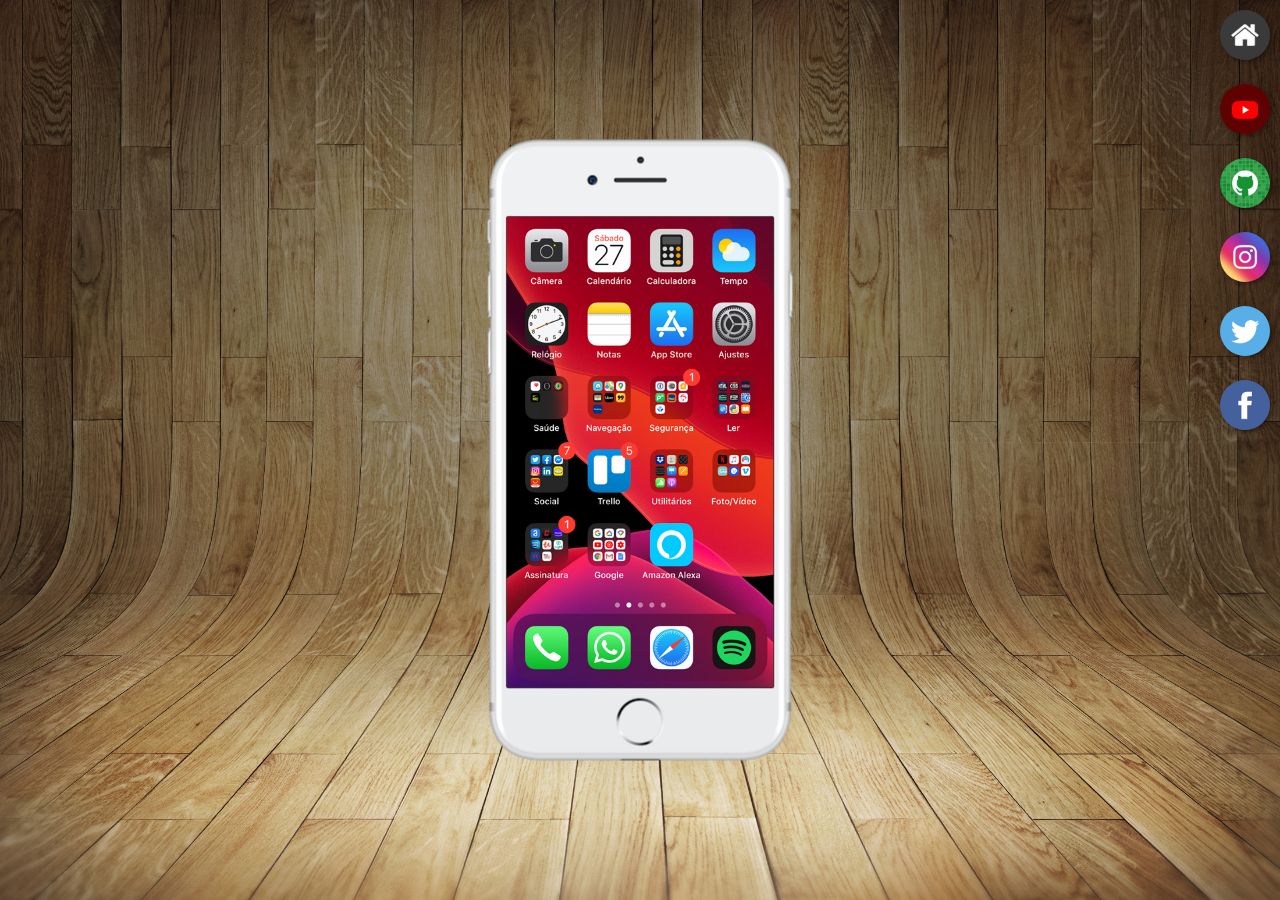
<file: index.html>
<!DOCTYPE html>
<html lang="pt-br">
<head>
    <meta charset="UTF-8">
    <meta http-equiv="X-UA-Compatible" content="IE=edge">
    <meta name="viewport" content="width=device-width, initial-scale=1.0">
    <link rel="shortcut icon" href="favicon.ico" type="image/x-icon">
    <title>Projeto Redes Sociais | Guilherme Santos</title>
    <link rel="stylesheet" href="estilos/style.css">
</head>
<body>
    <main>
        <section id="telefone">
            <iframe src="home.html" frameborder="0" name="tela" id="tela"></iframe>
        </section>

        <section id="redes-sociais">
            <a href="home.html" target="tela"><img src="imagens/logo-home.jpg" alt="Home"></a> <br>
            <a href="youtube.html" target="tela"><img src="imagens/logo-youtube.jpg" alt="youtube"></a> <br>
            <a href="github.html" target="tela"><img src="imagens/logo-github.jpg" alt="GitHub">
            </a> <br>
            <a href="instagram.html" target="tela"><img src="imagens/logo-instagram.jpg" alt="Instagram"></a> <br>
            <a href="twitter.html" target="tela"><img src="imagens/logo-twitter.jpg" alt="Twitter"></a> <br>
            <a href="facebook.html" target="tela"><img src="imagens/logo-facebook.jpg" alt="Facebbok"></a>
        </section>
    </main>
</body>
</html>
</file>
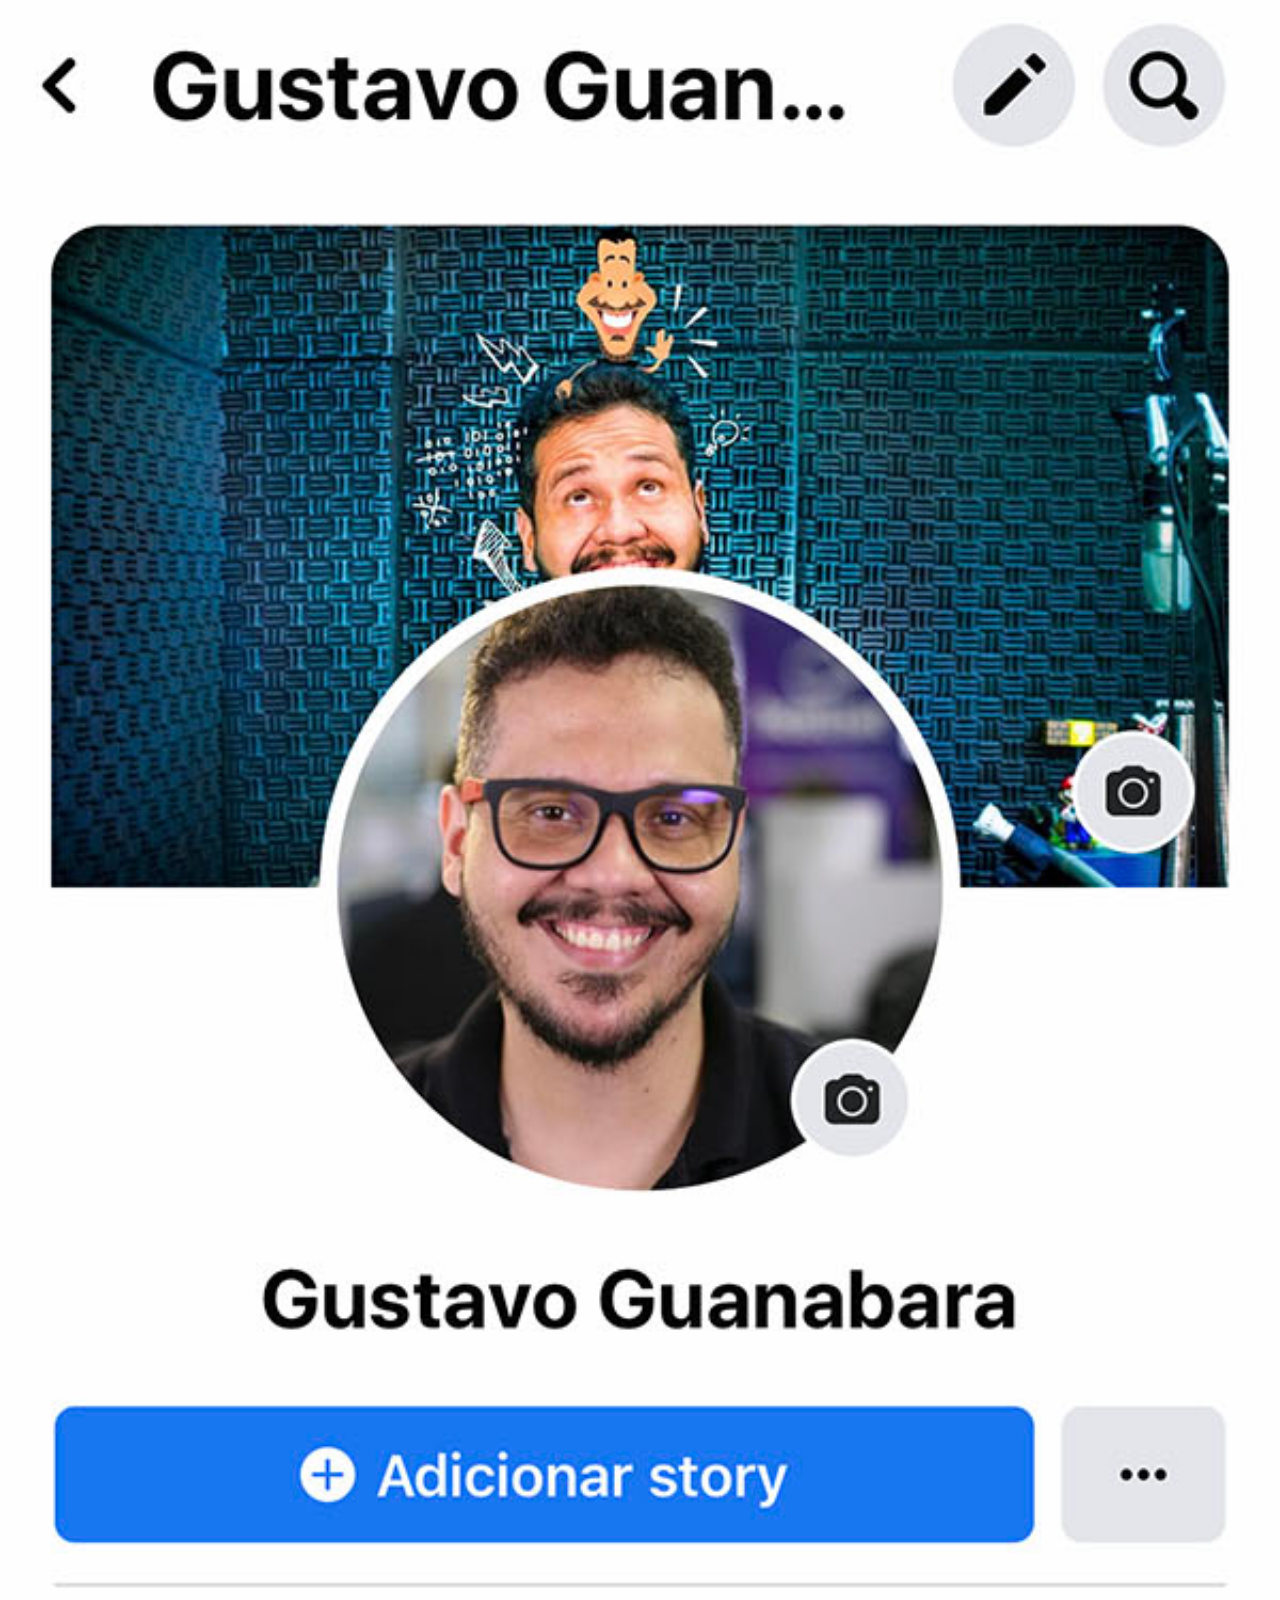
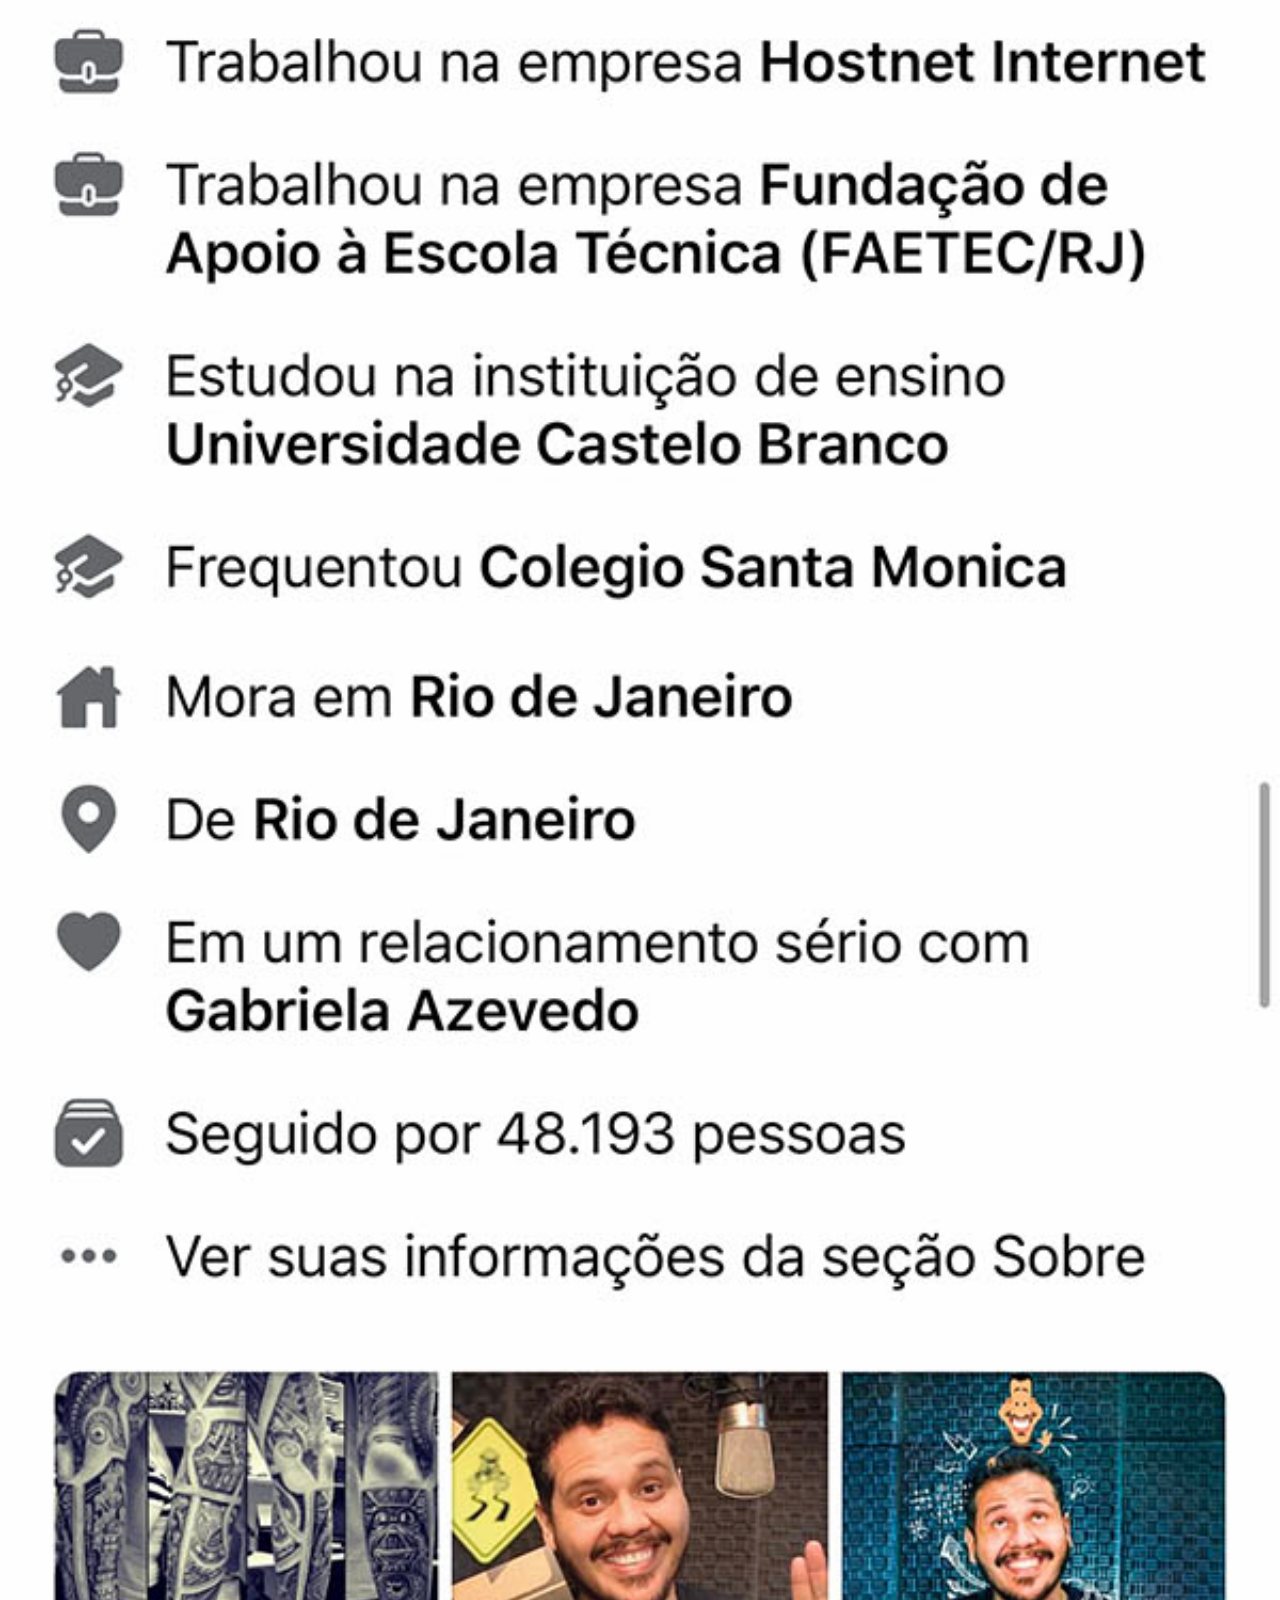
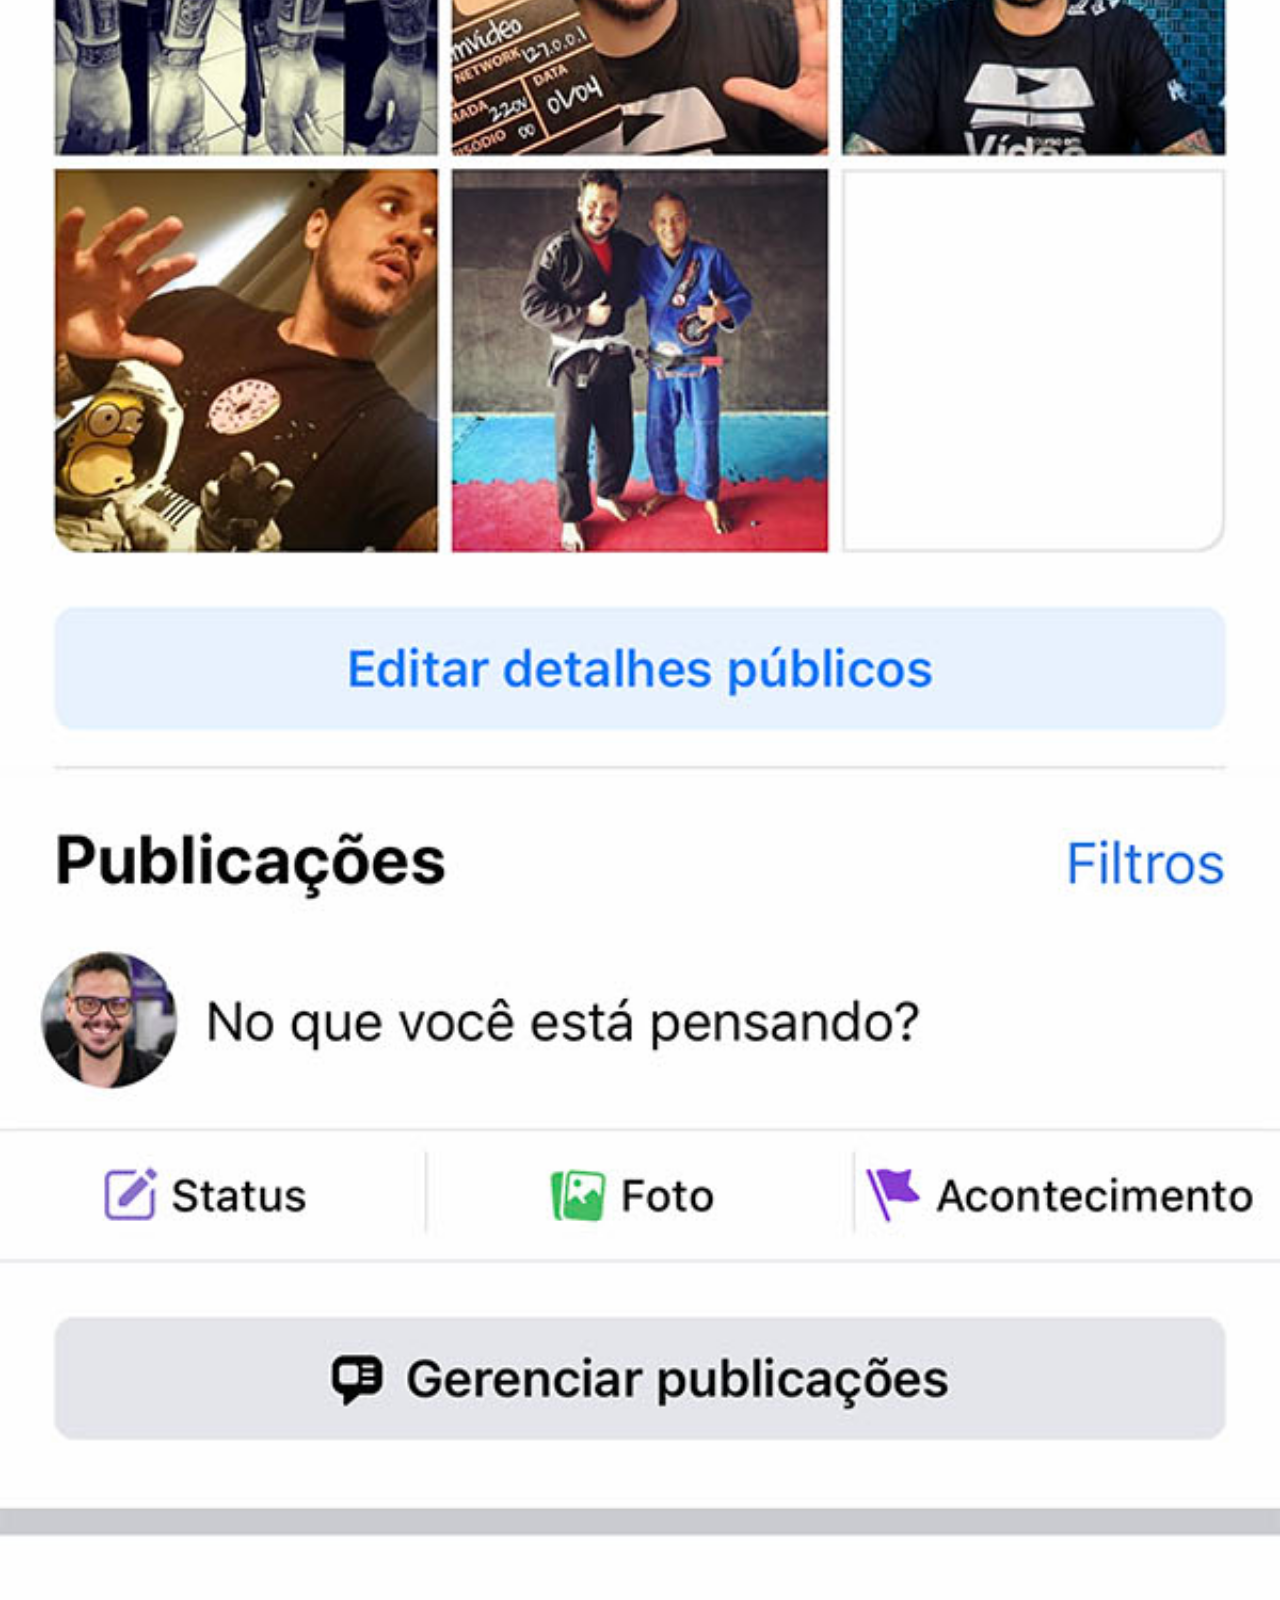
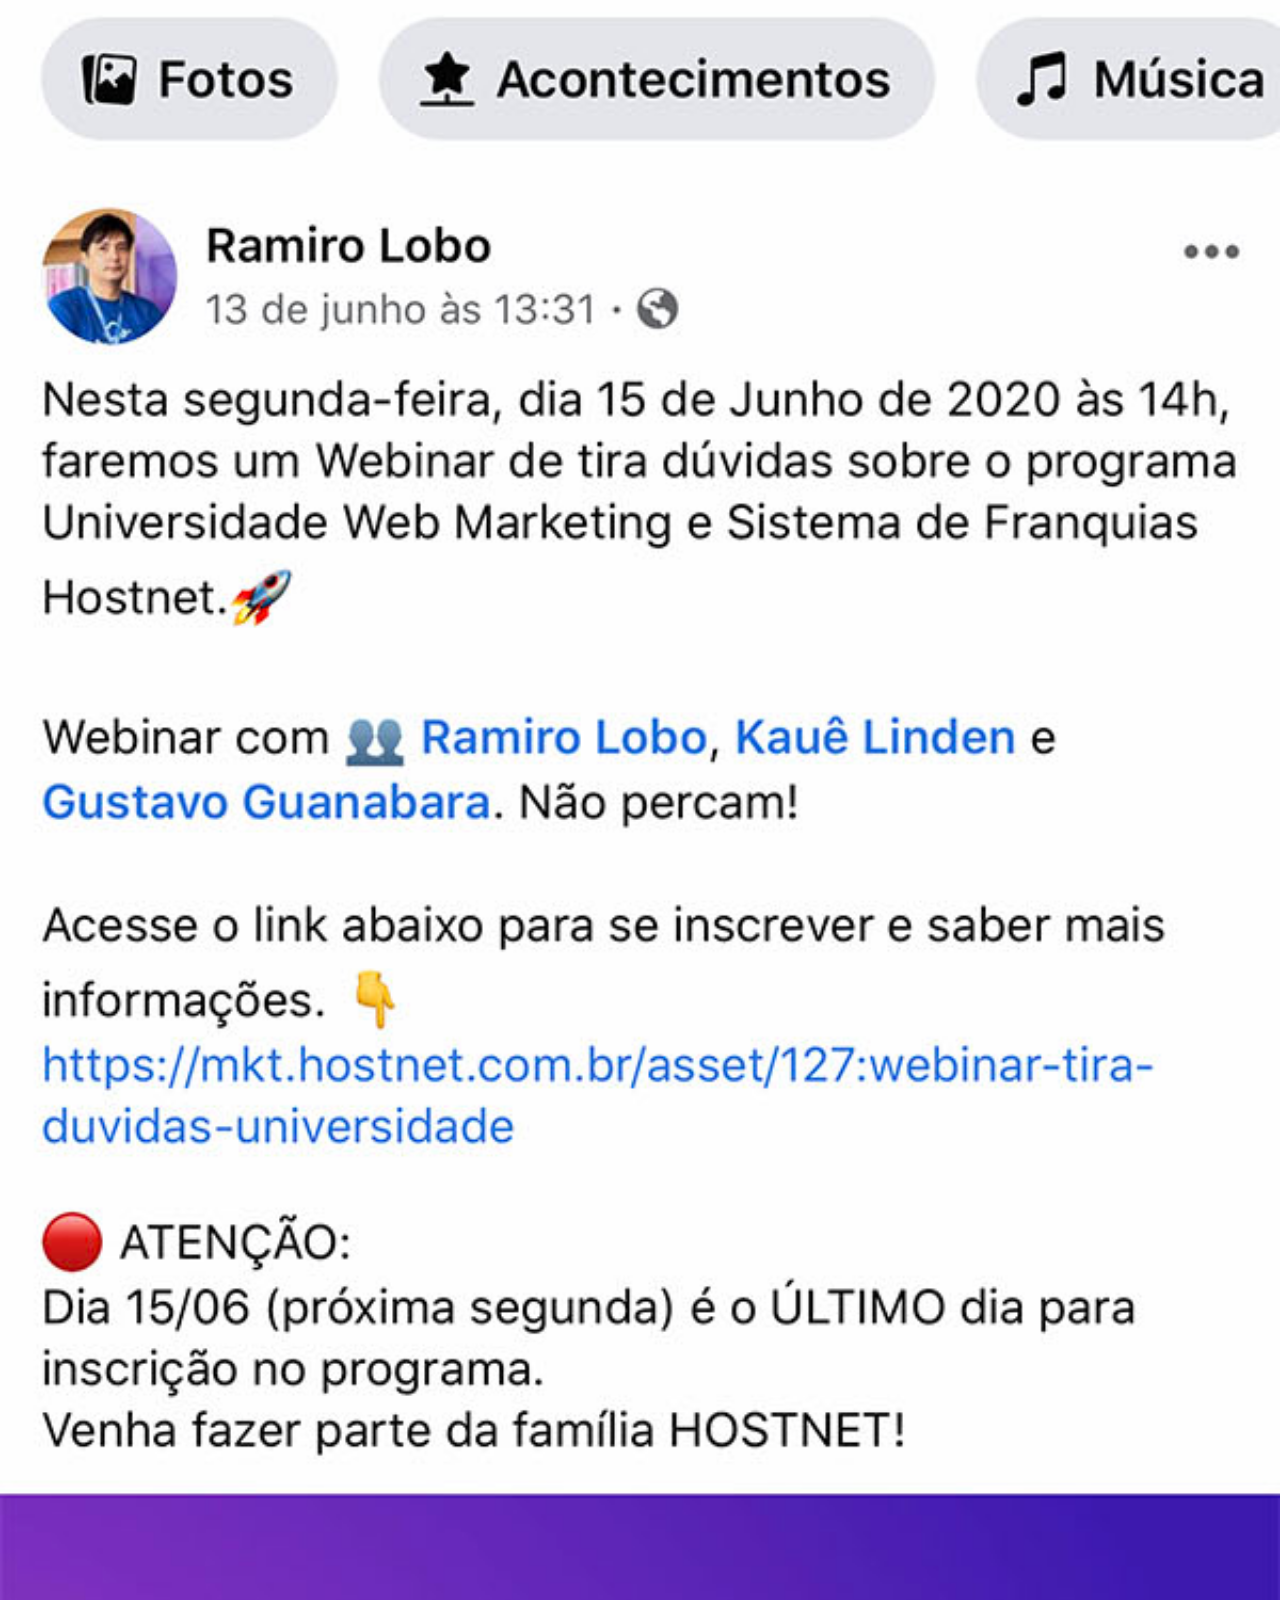
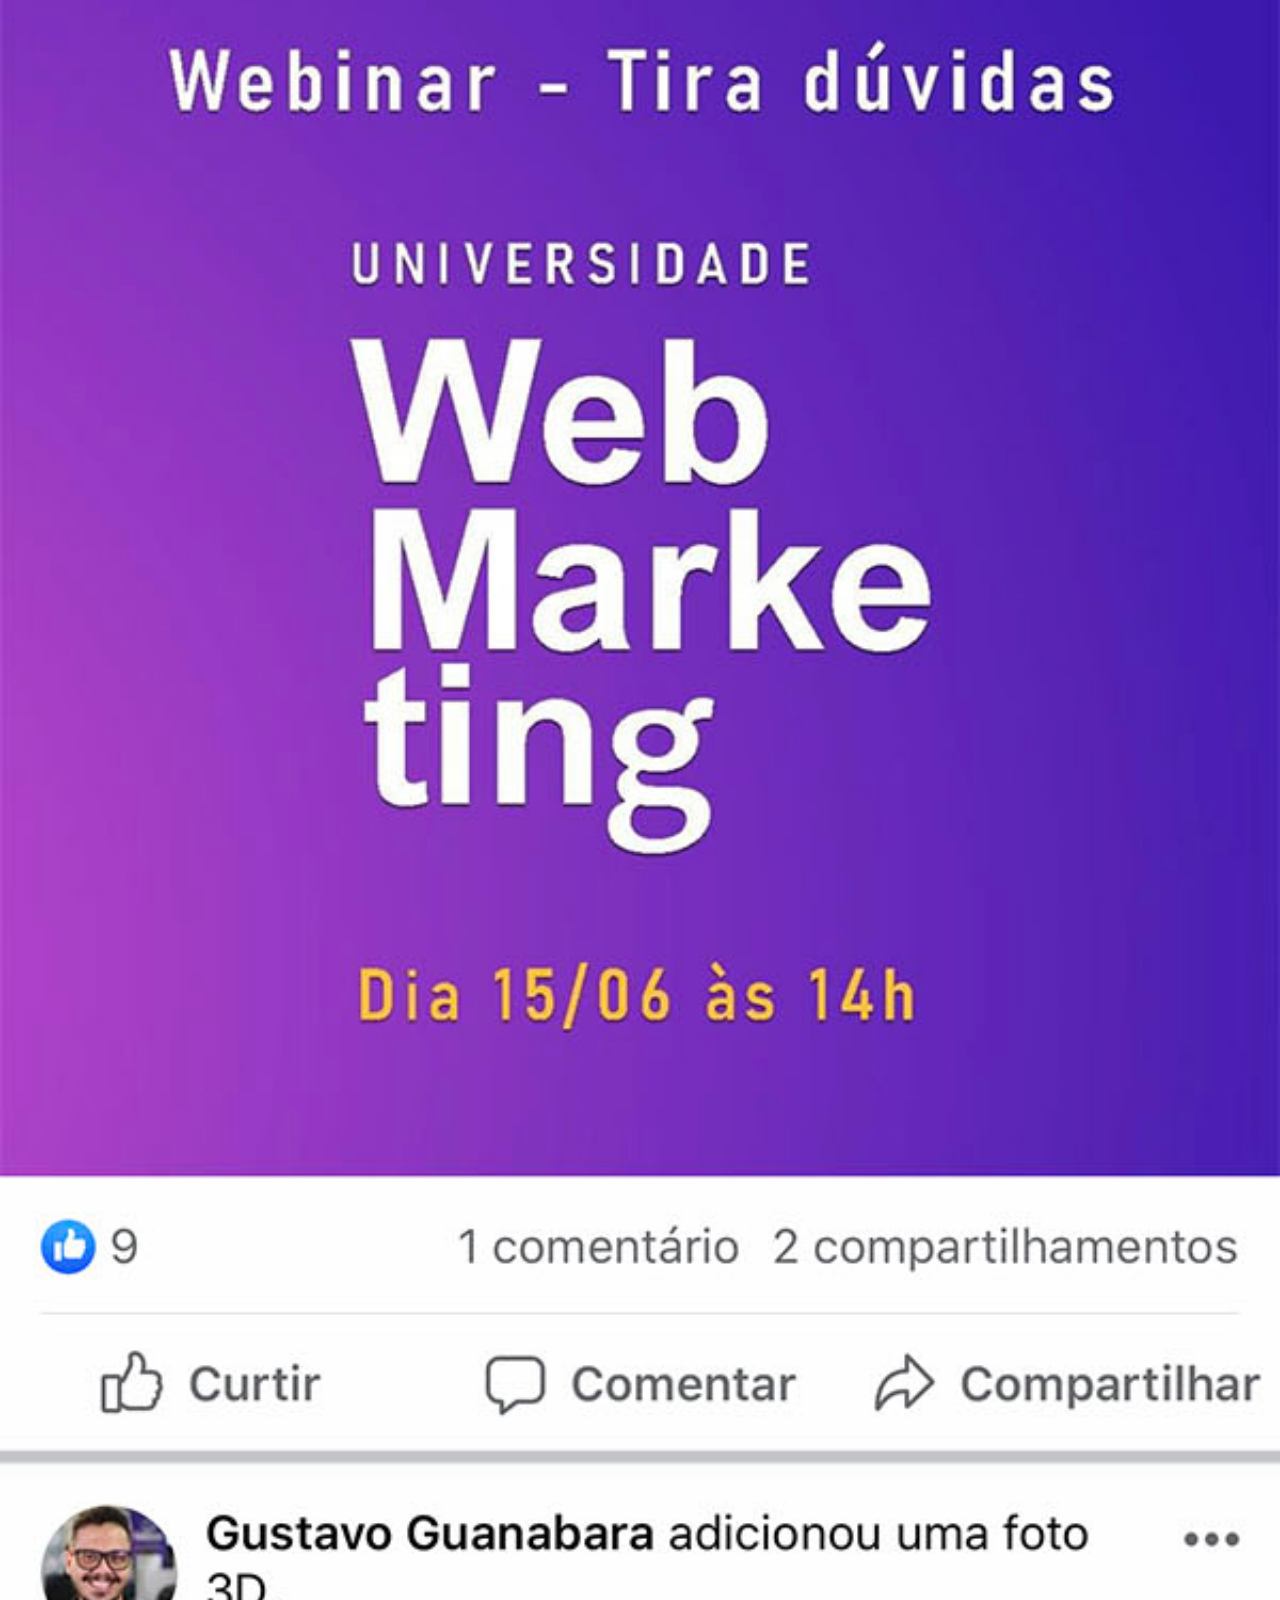
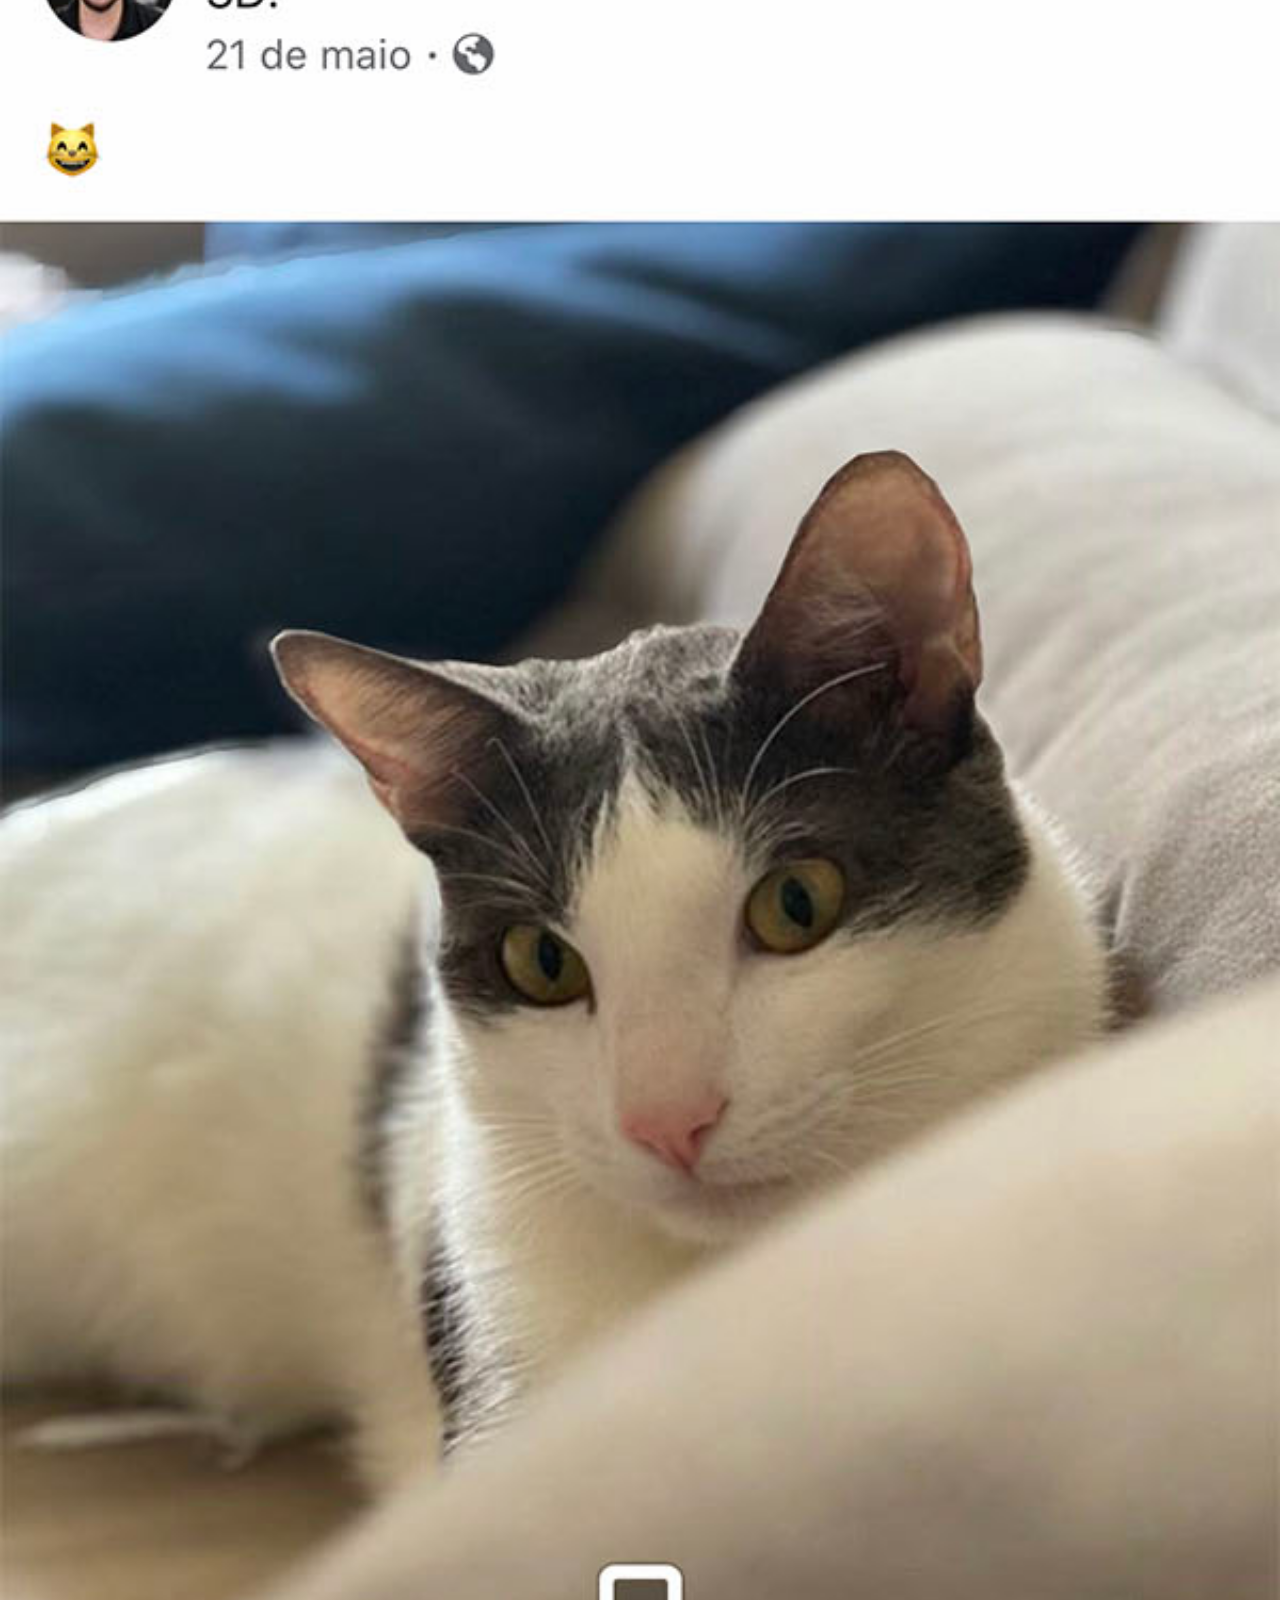
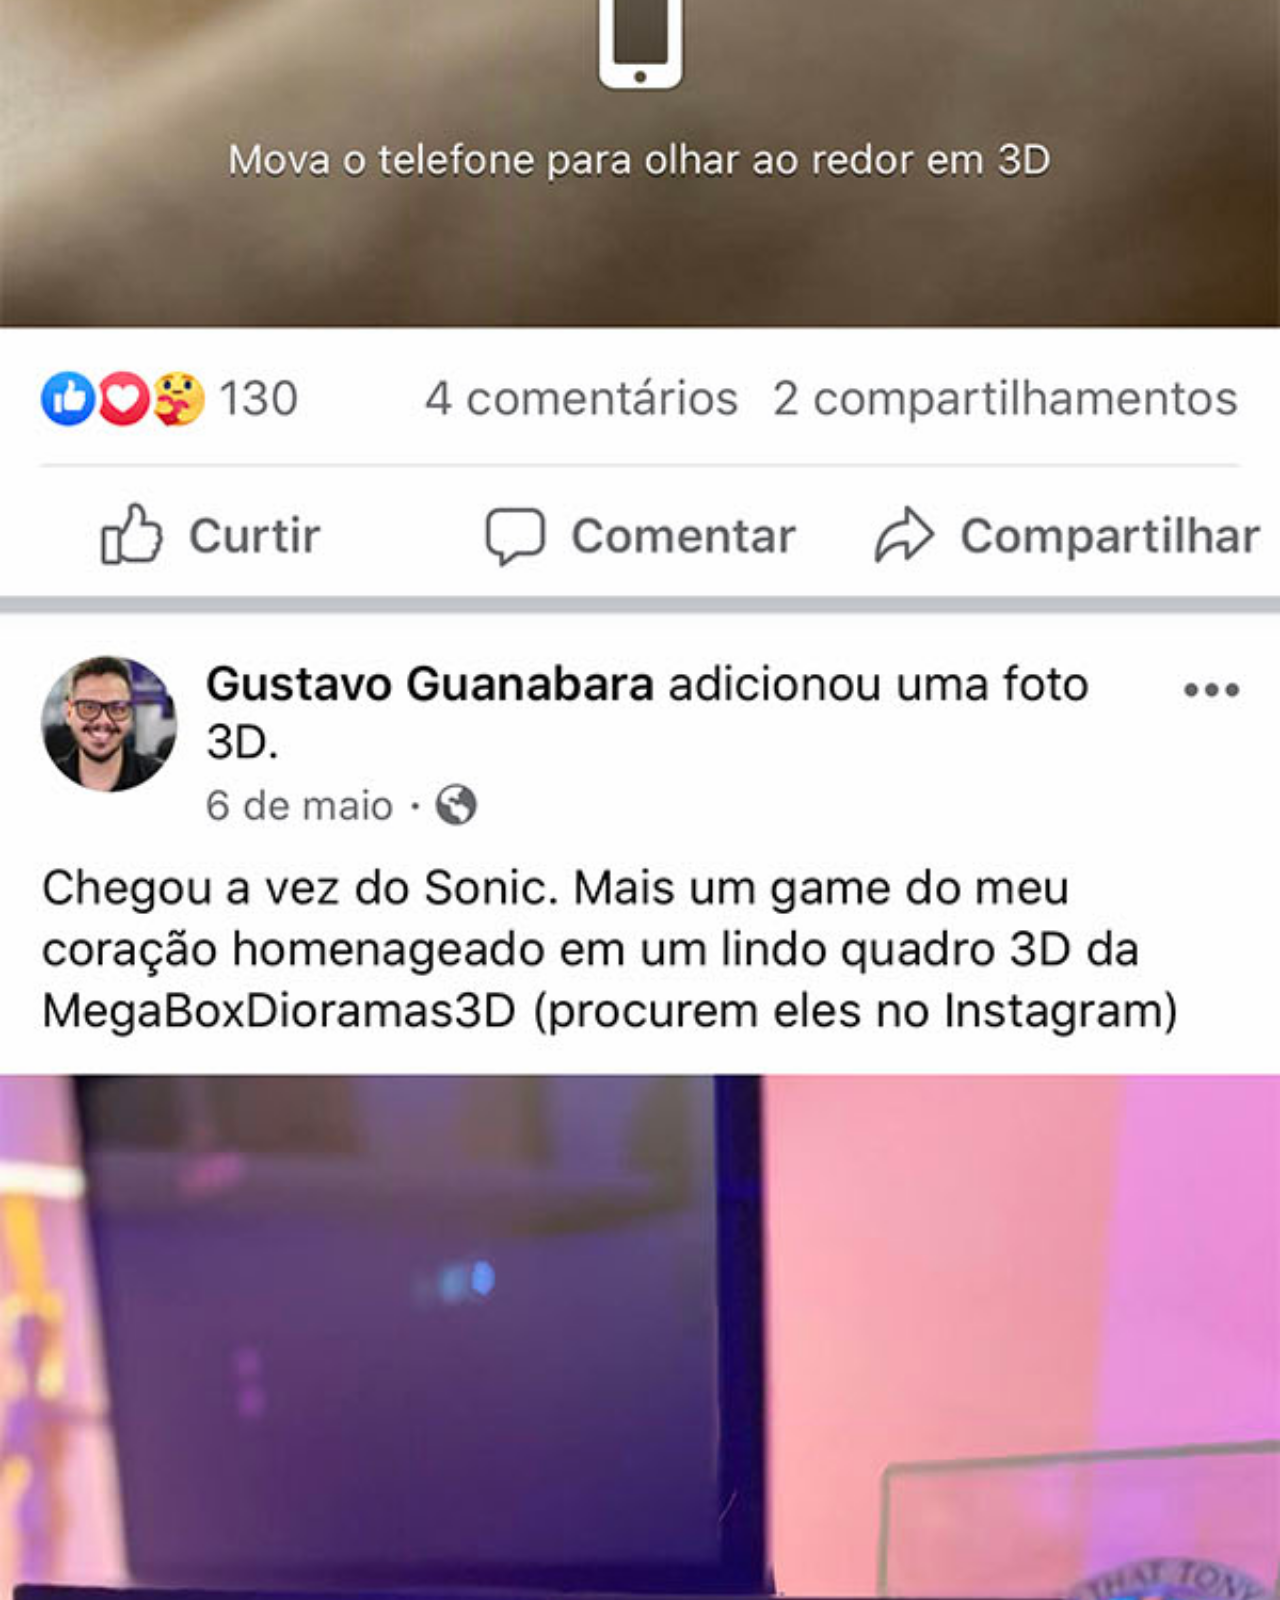
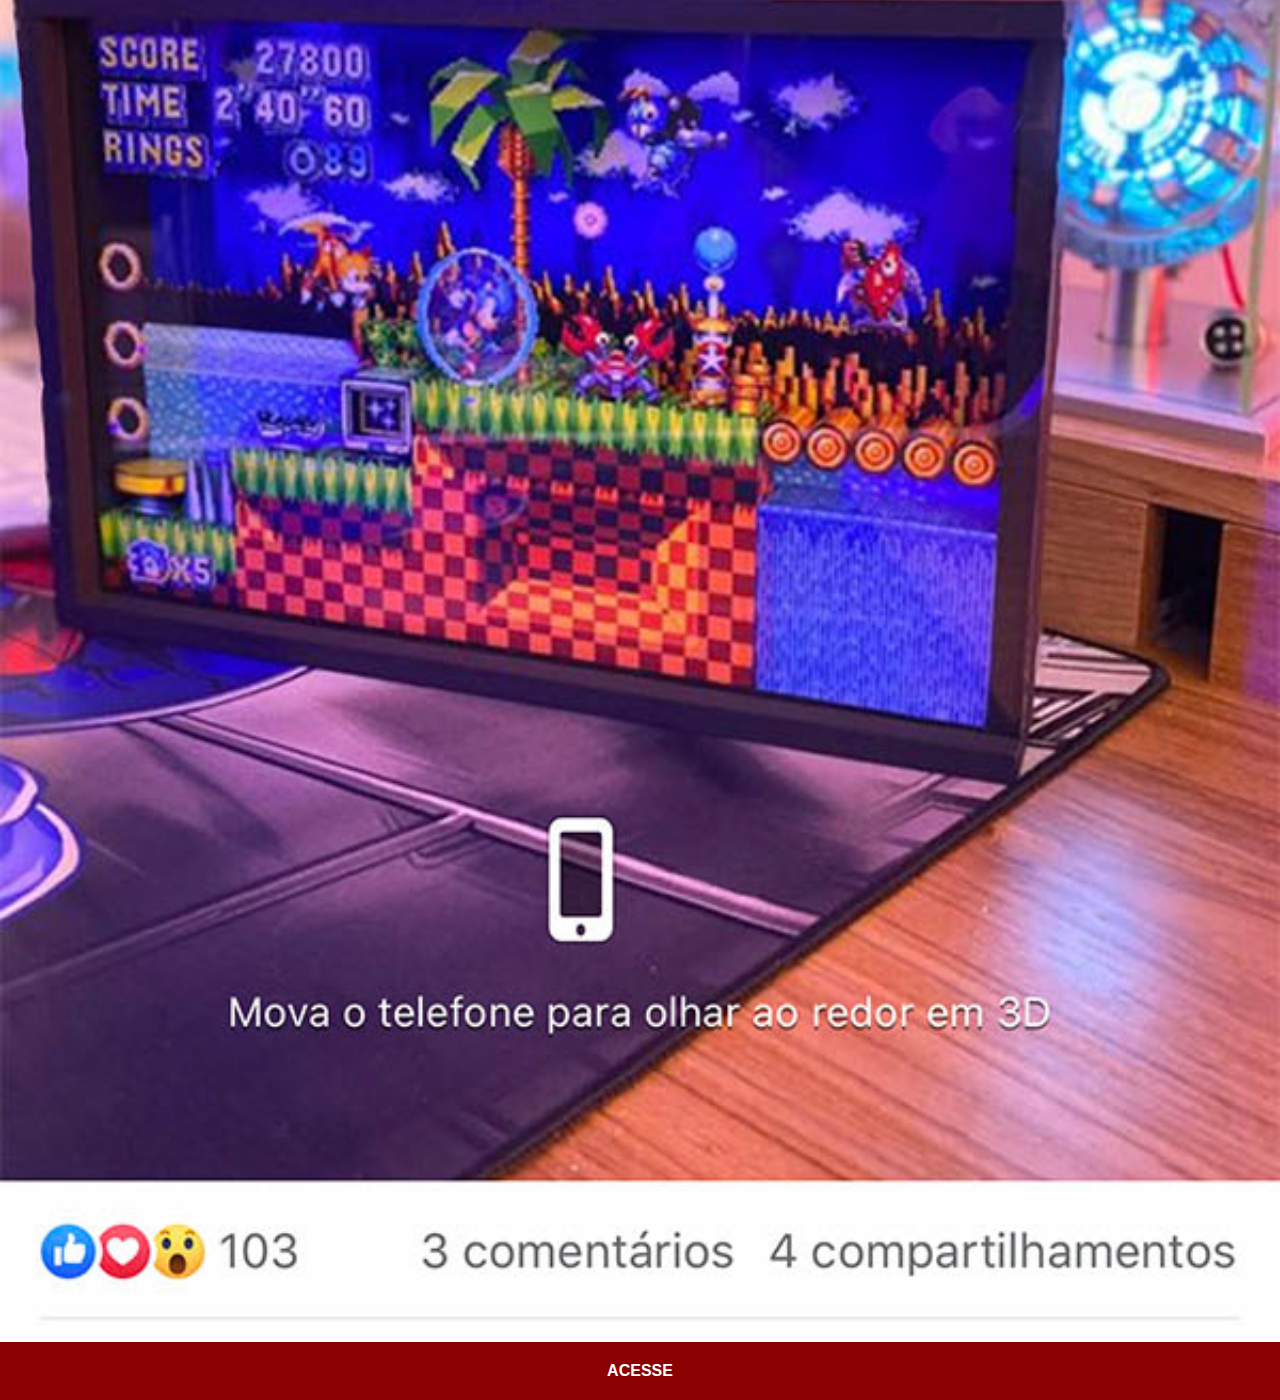
<file: facebook.html>
<!DOCTYPE html>
<html lang="pt-br">
<head>
    <meta charset="UTF-8">
    <meta http-equiv="X-UA-Compatible" content="IE=edge">
    <meta name="viewport" content="width=device-width, initial-scale=1.0">
    <title>Facebook</title>
    <link rel="stylesheet" href="estilos/social.css">
</head>
<body>
    <img src="imagens/tela-facebook.jpg" alt="Facebook">
    <a href="https://www.facebook.com/gustavoguanabara" target="_blank">ACESSE</a>
    
</body>
</html>
</file>
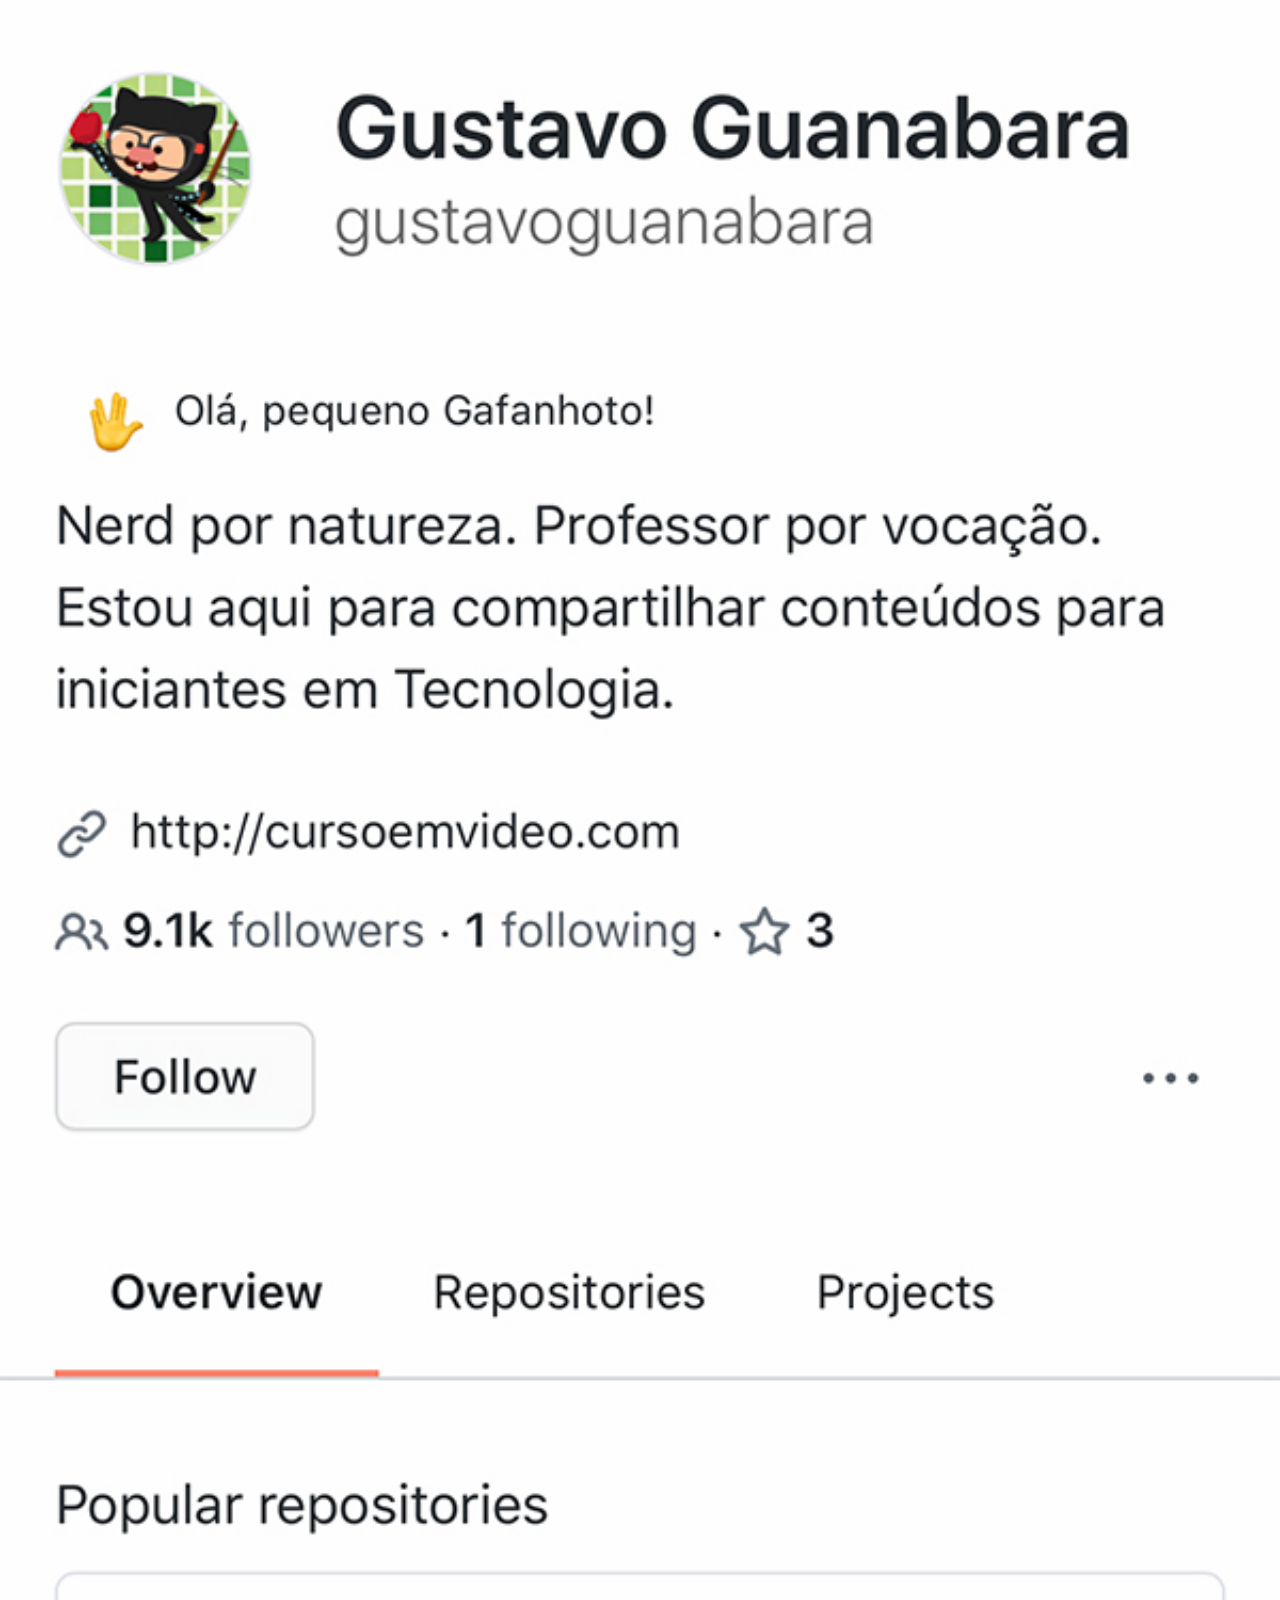
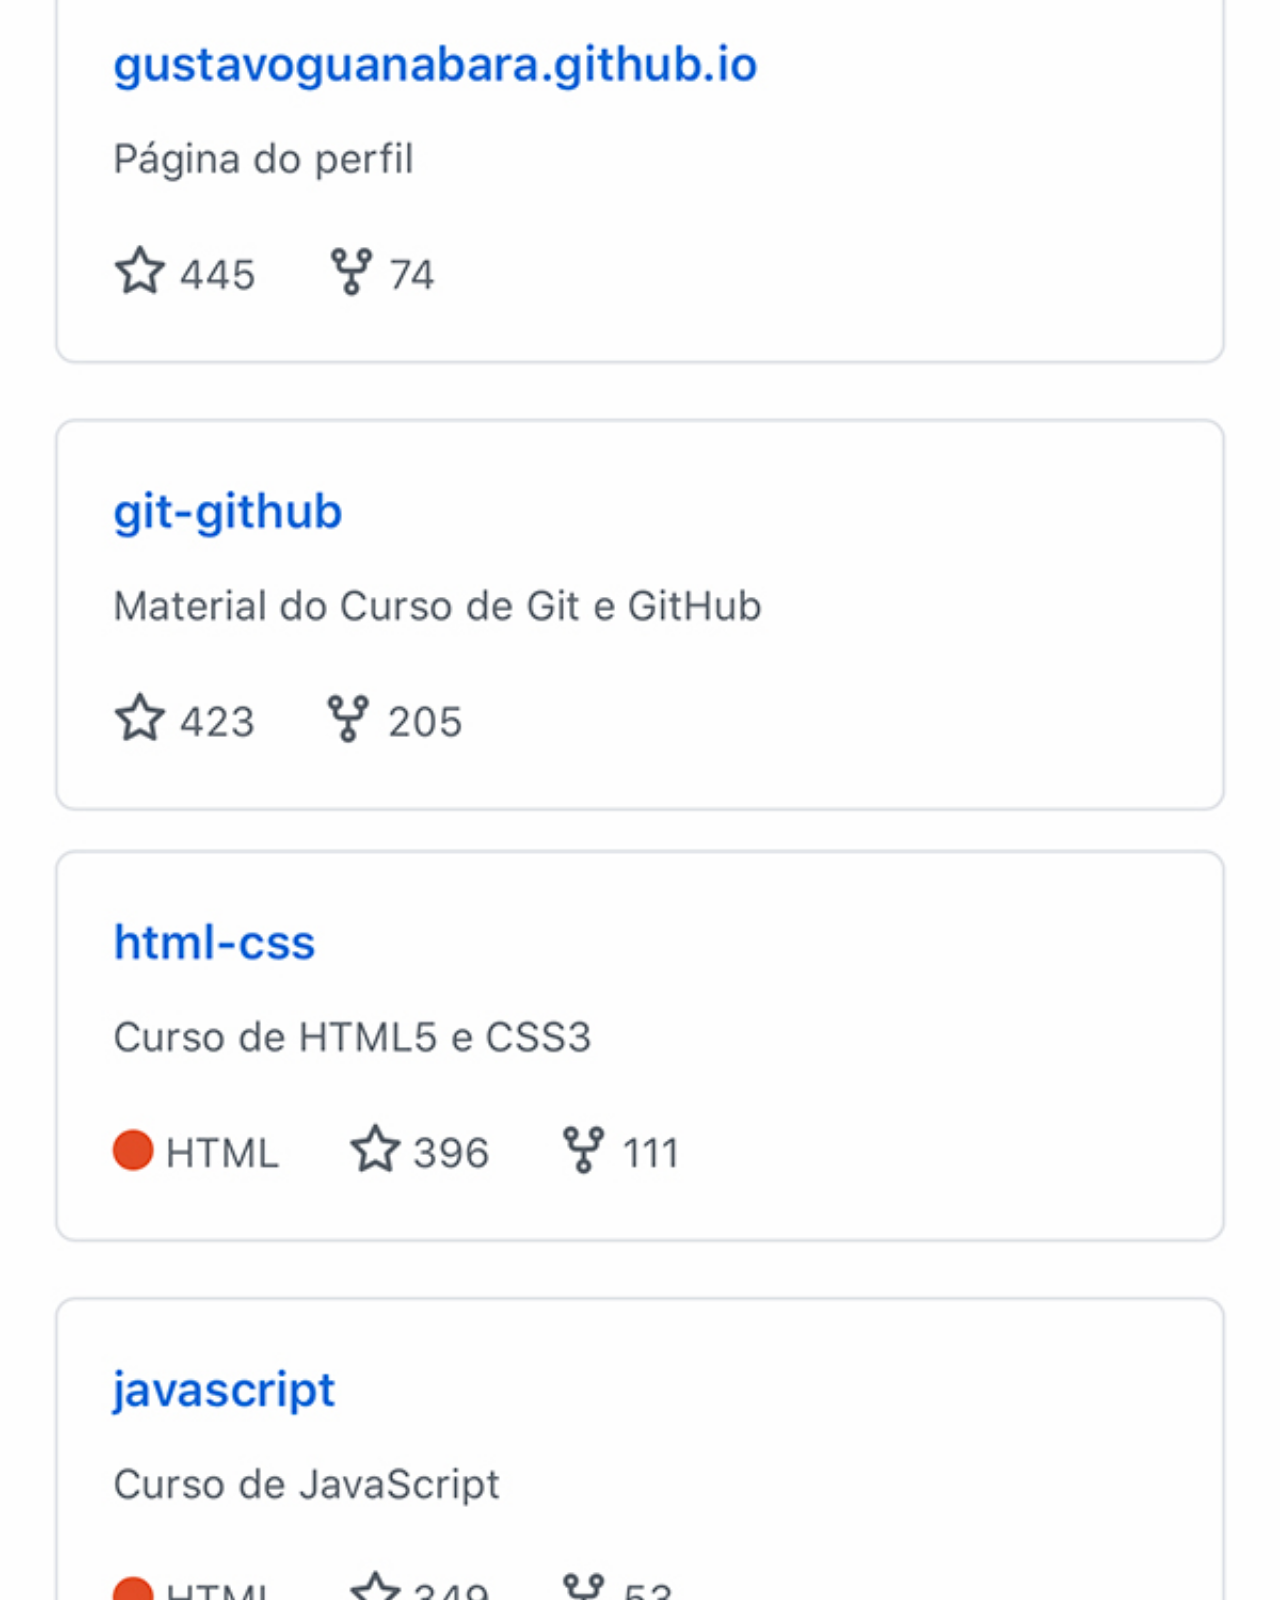
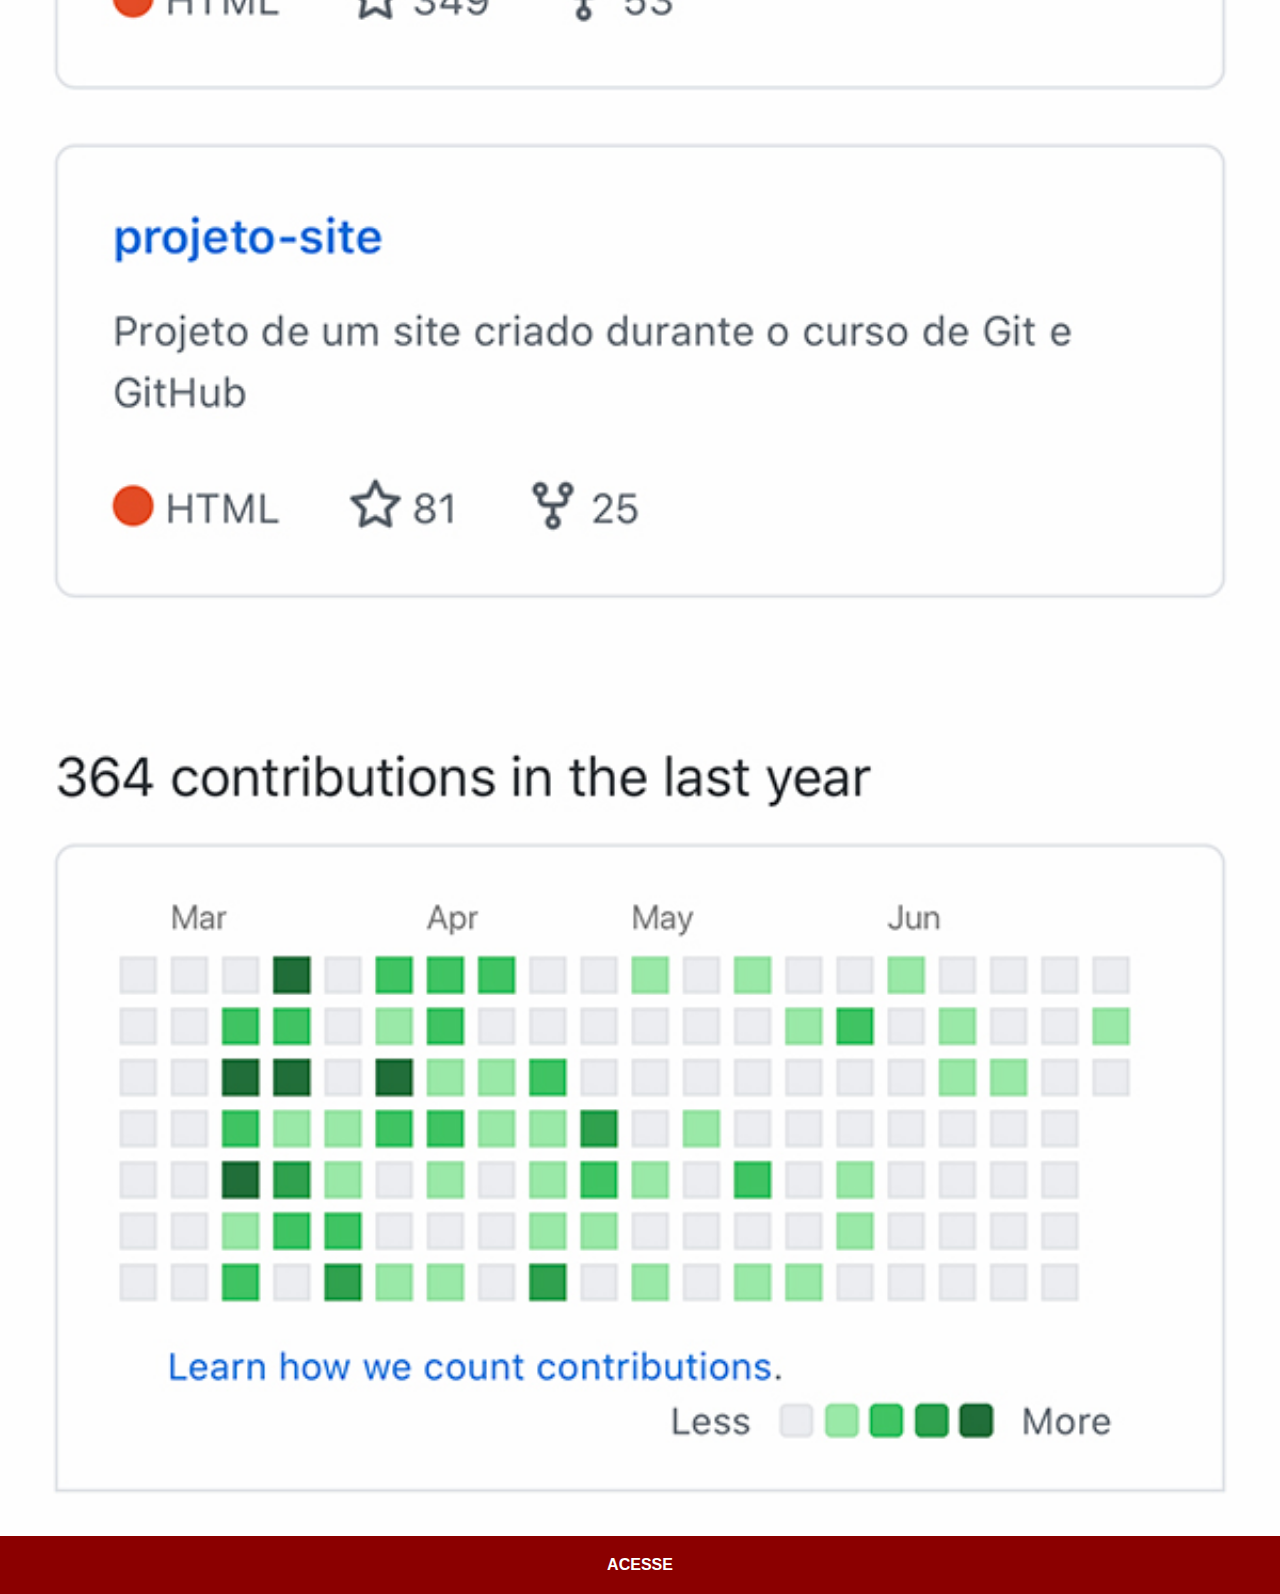
<file: github.html>
<!DOCTYPE html>
<html lang="pt-br">
<head>
    <meta charset="UTF-8">
    <meta http-equiv="X-UA-Compatible" content="IE=edge">
    <meta name="viewport" content="width=device-width, initial-scale=1.0">
    <title>GitHub</title>
    <link rel="stylesheet" href="estilos/social.css">
</head>
<body>
    <img src="imagens/tela-github.jpg" alt="GitHub">
    <a href="https://github.com/gustavoguanabara" target="_blank">ACESSE</a>
    
</body>
</html>
</file>
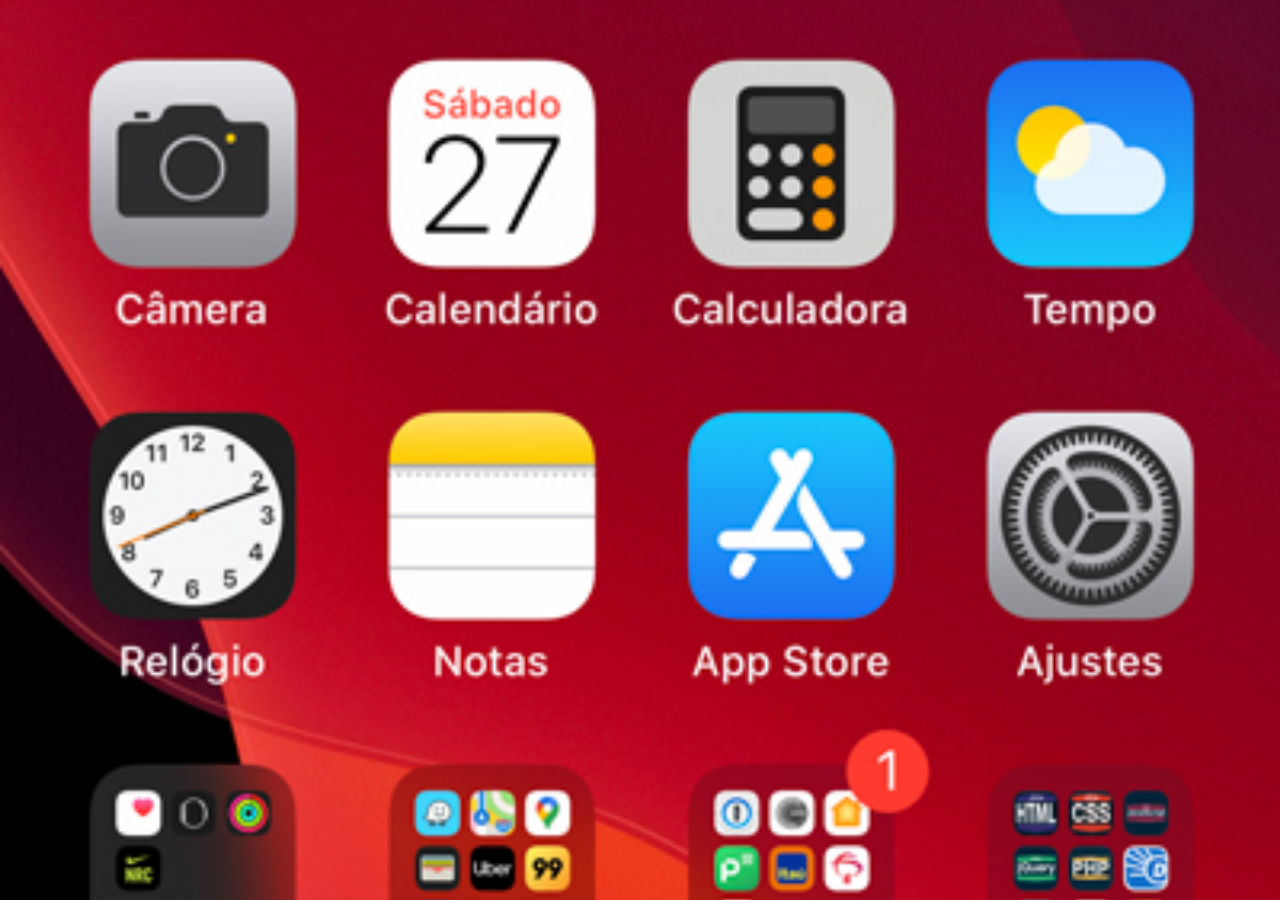
<file: home.html>
<!DOCTYPE html>
<html lang="pt-br">
<head>
    <meta charset="UTF-8">
    <meta http-equiv="X-UA-Compatible" content="IE=edge">
    <meta name="viewport" content="width=device-width, initial-scale=1.0">
    <title>Home</title>
    <style>
        *{
            margin: 0px;
            padding: 0px;
        }

        body{
            width: 100vw;
            height: 100vh;
            background: black url("imagens/tela-home.jpg") no-repeat top center;
            background-size: cover;
        }

    </style>
</head>
<body>
    
</body>
</html>
</file>
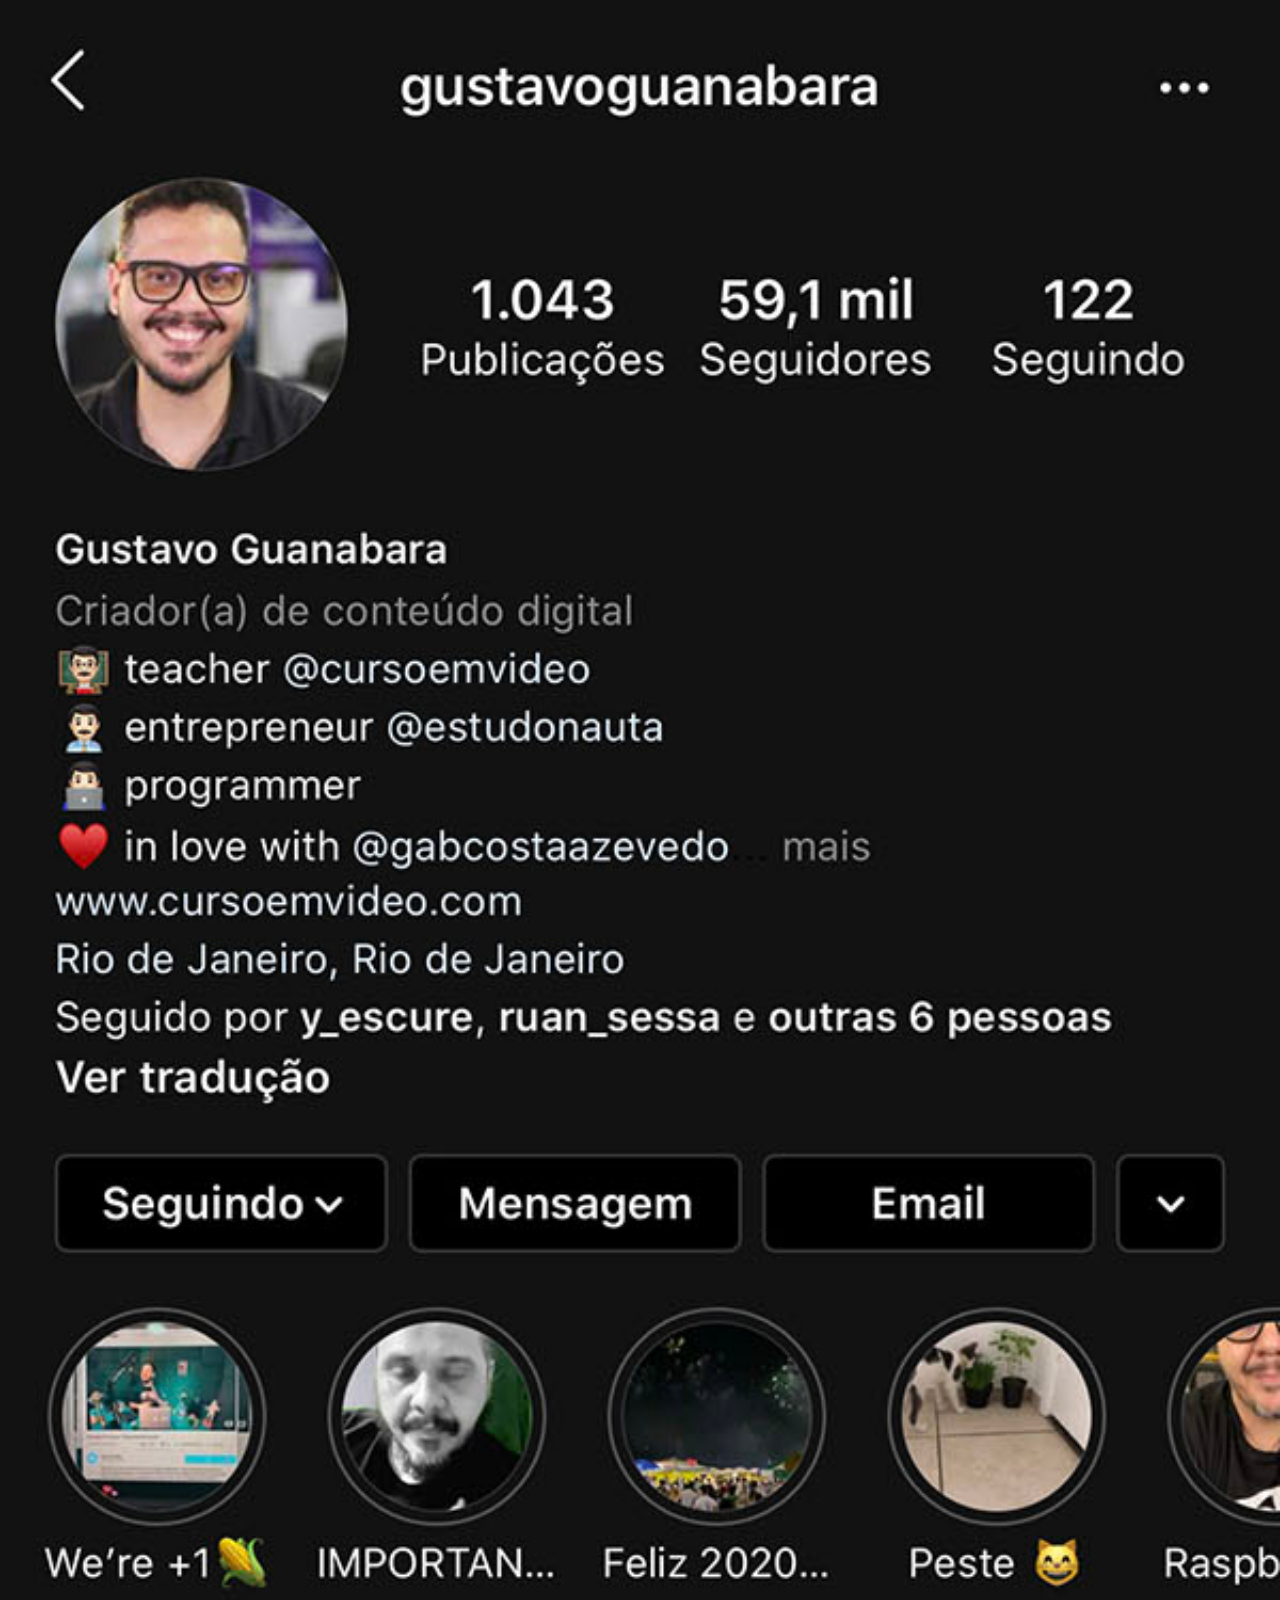
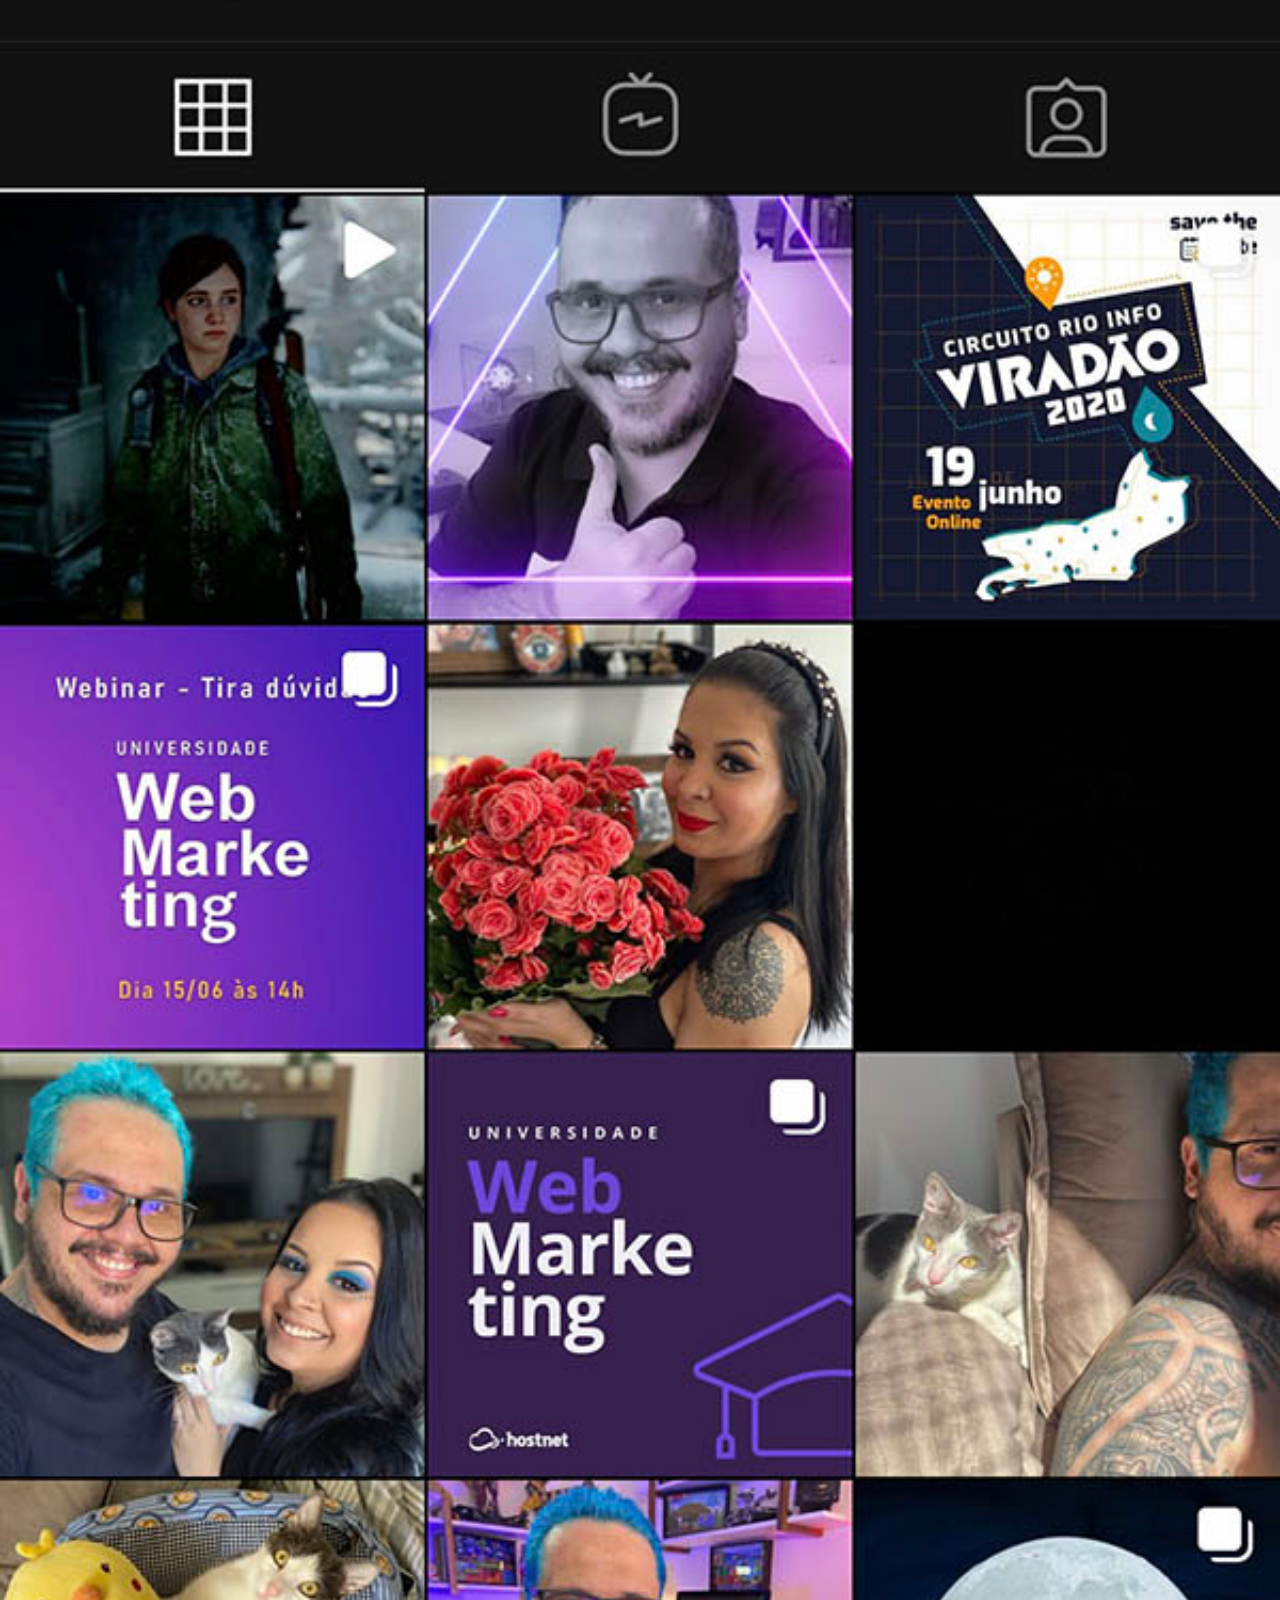
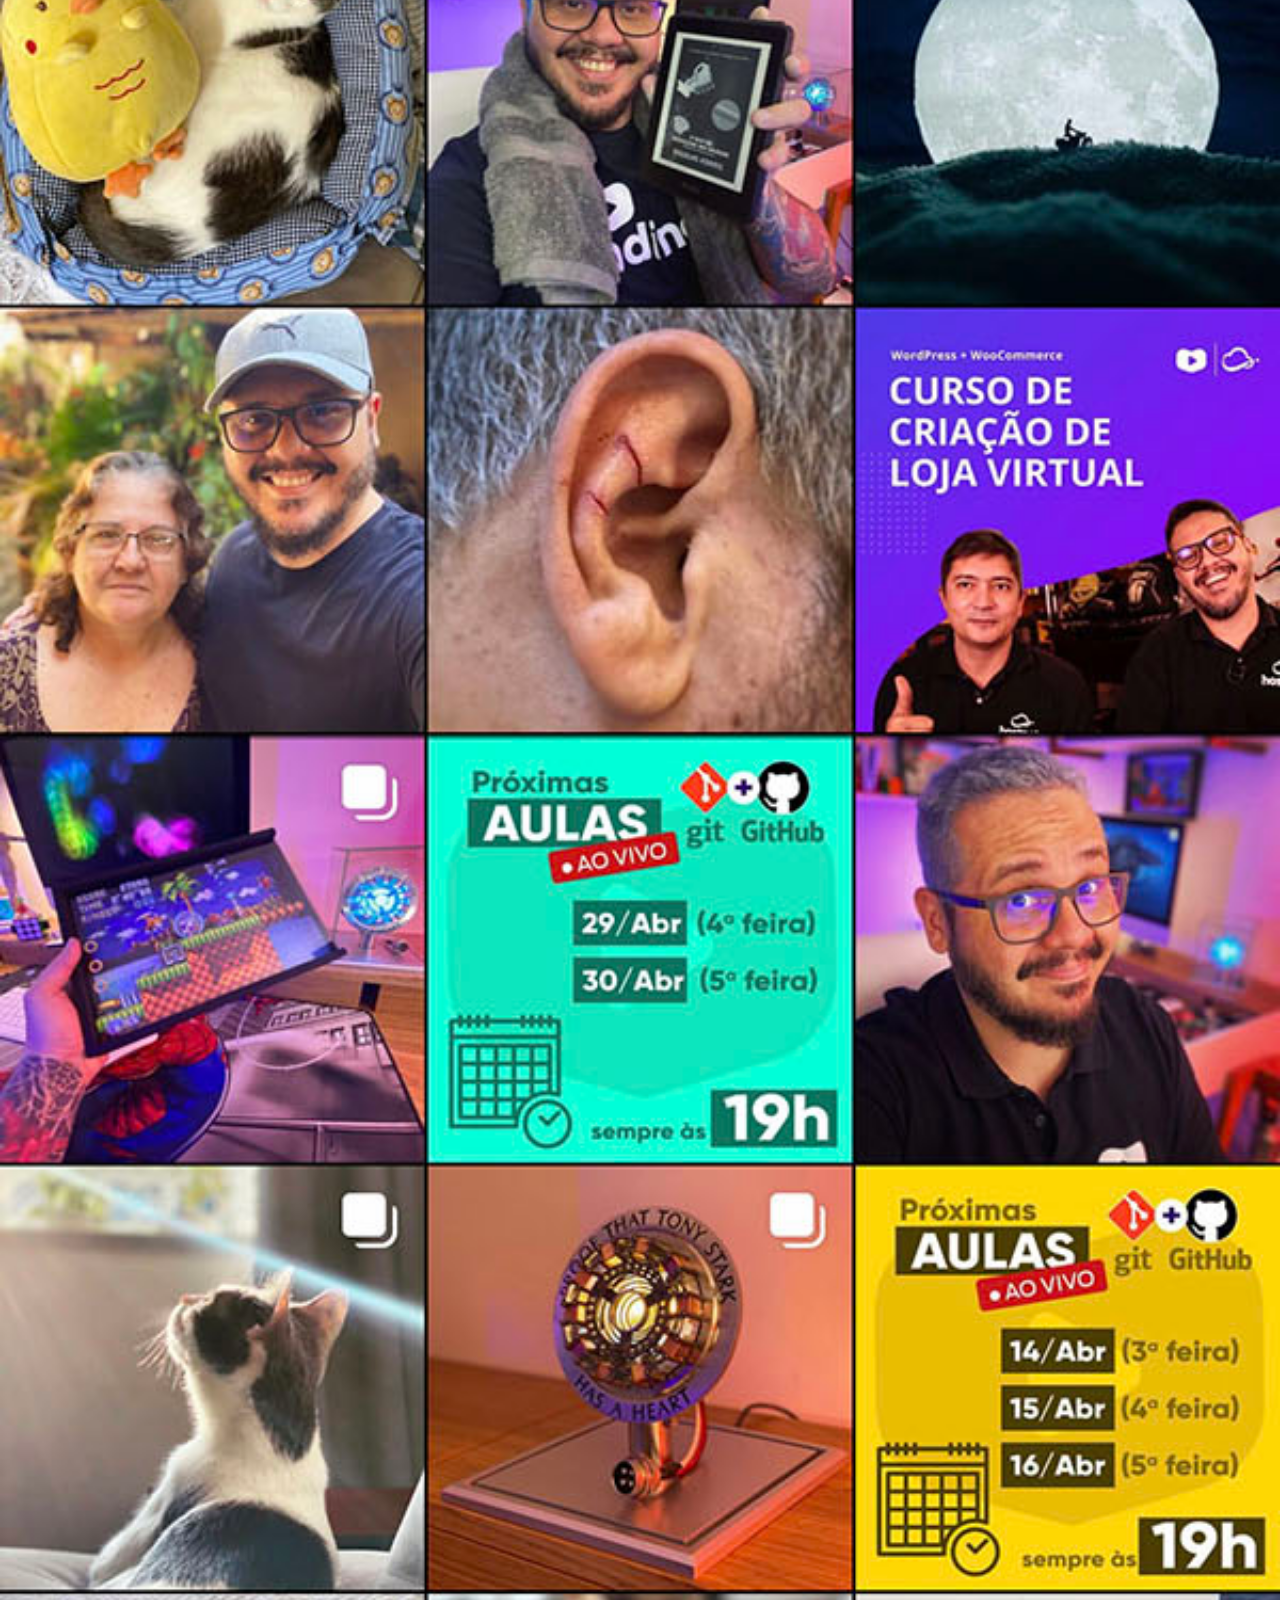
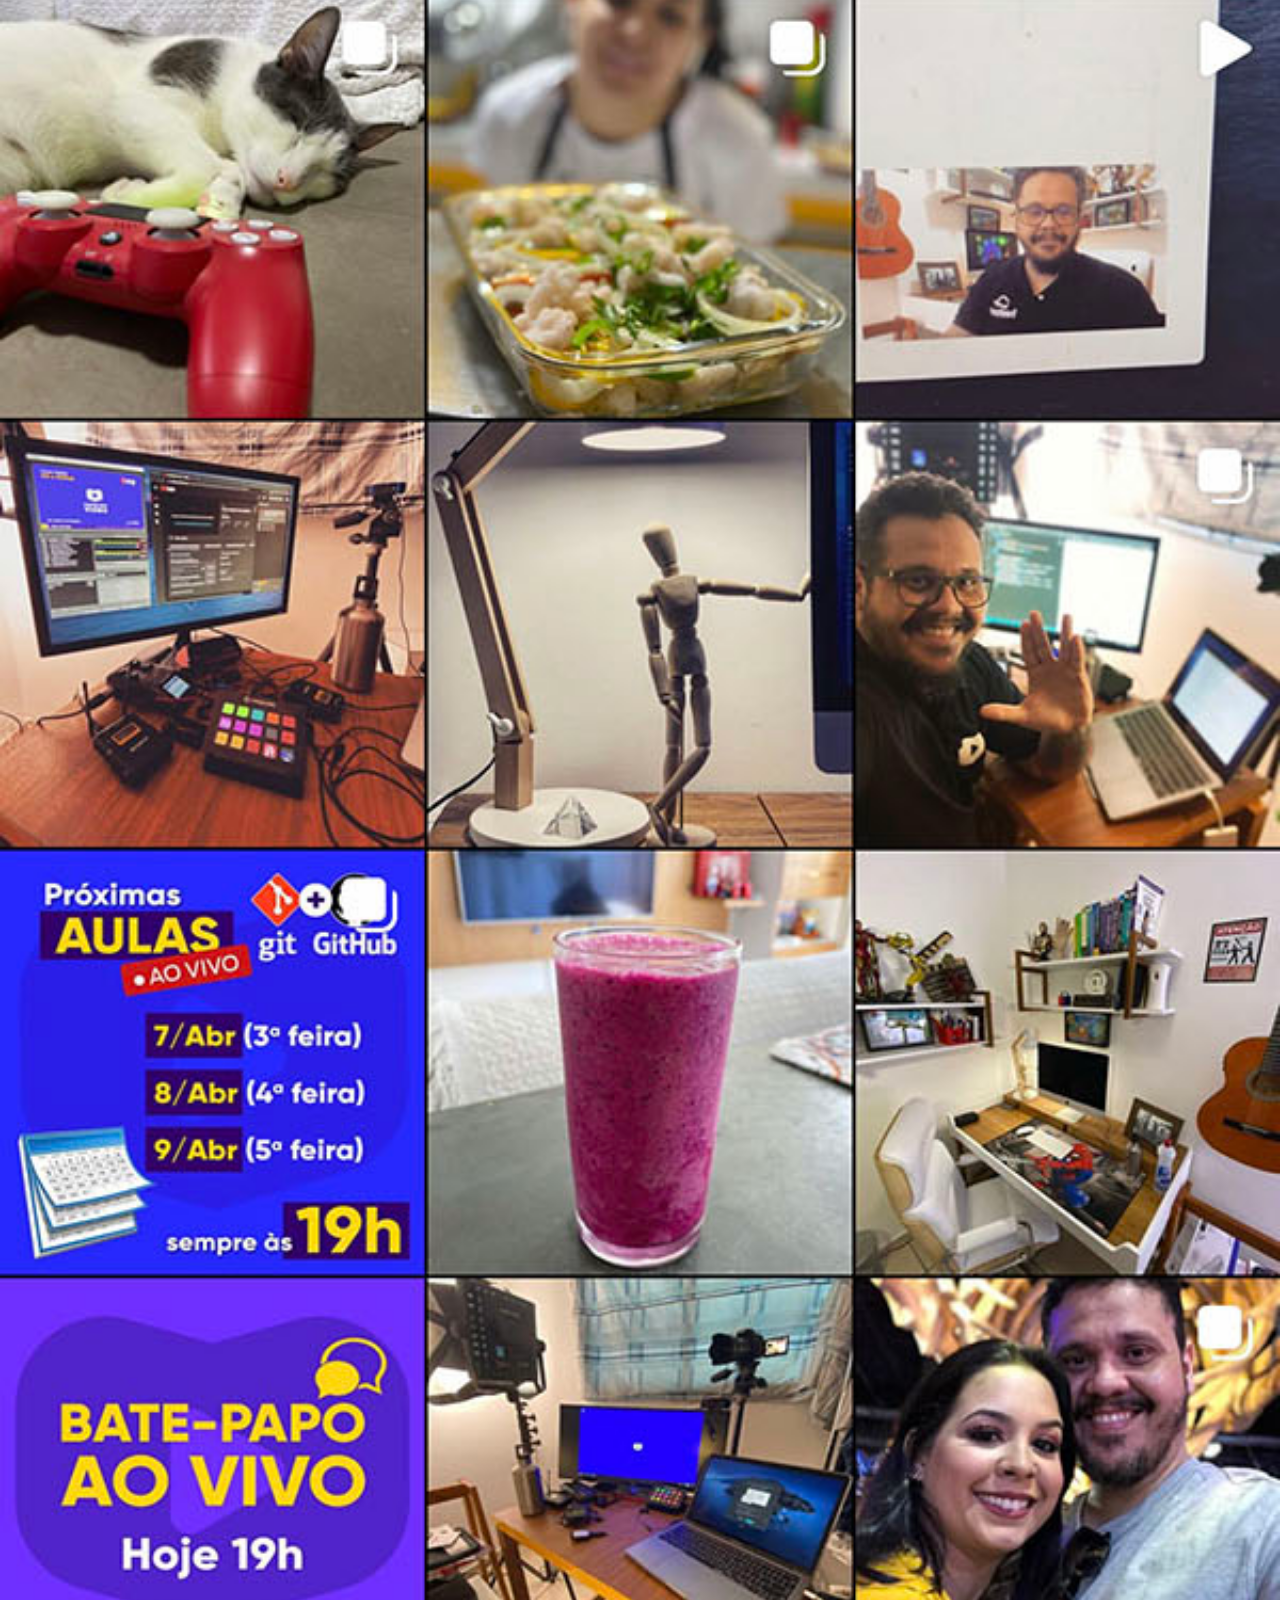
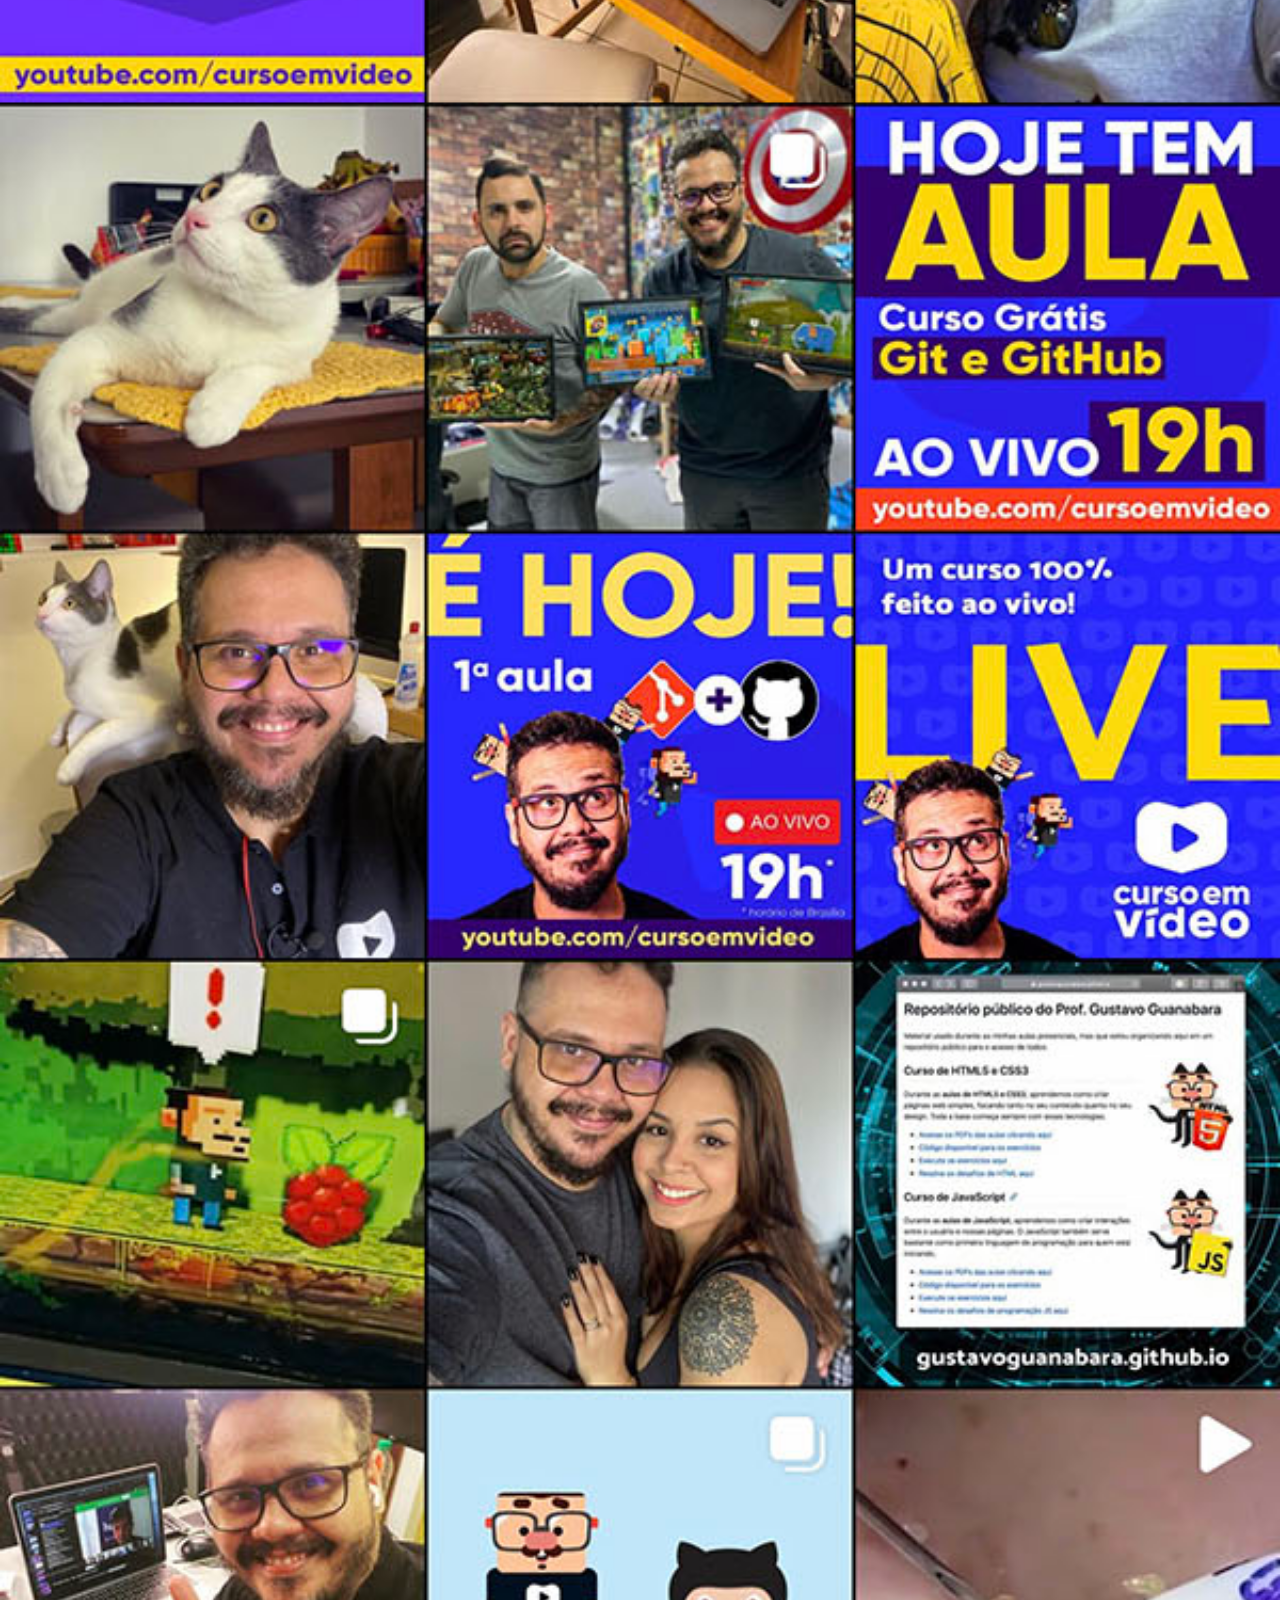
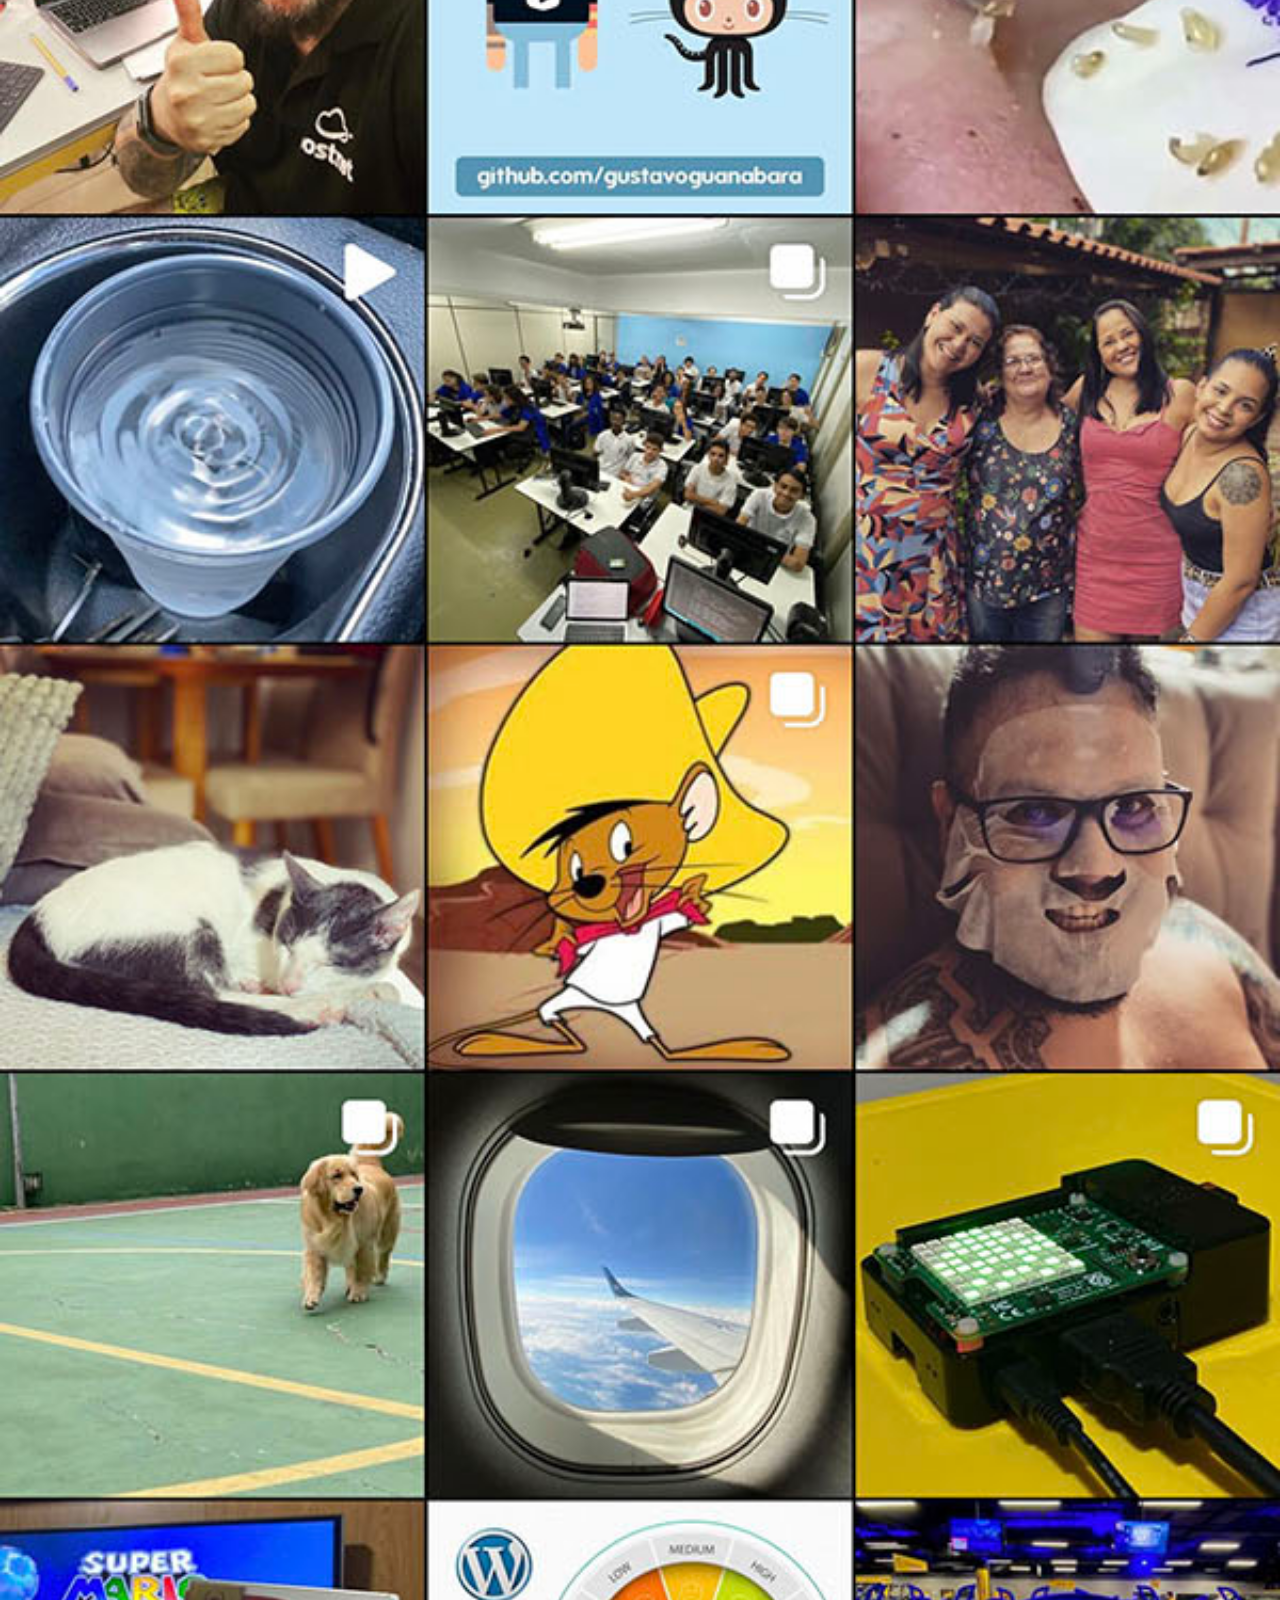
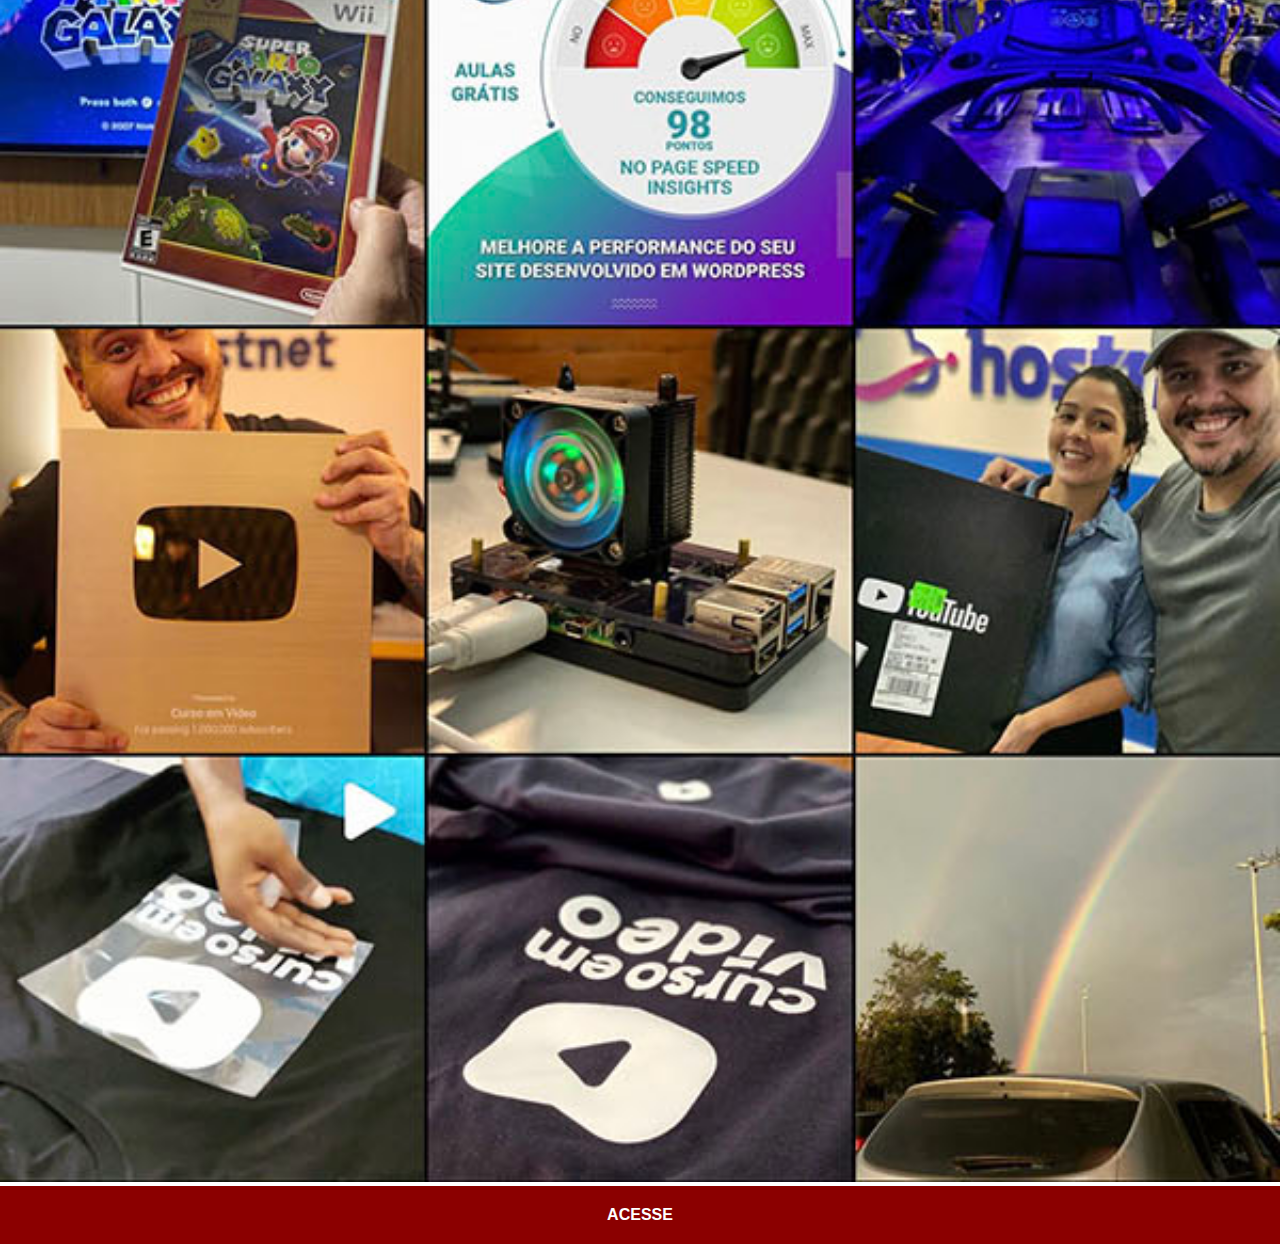
<file: instagram.html>
<!DOCTYPE html>
<html lang="pt-br">
<head>
    <meta charset="UTF-8">
    <meta http-equiv="X-UA-Compatible" content="IE=edge">
    <meta name="viewport" content="width=device-width, initial-scale=1.0">
    <title>Instagram</title>
    <link rel="stylesheet" href="estilos/social.css">
</head>
<body>
    <img src="imagens/tela-instagram.jpg" alt="Instagram">
    <a href="https://www.instagram.com/gustavoguanabara/" target="_blank">ACESSE</a>
    
</body>
</html>
</file>
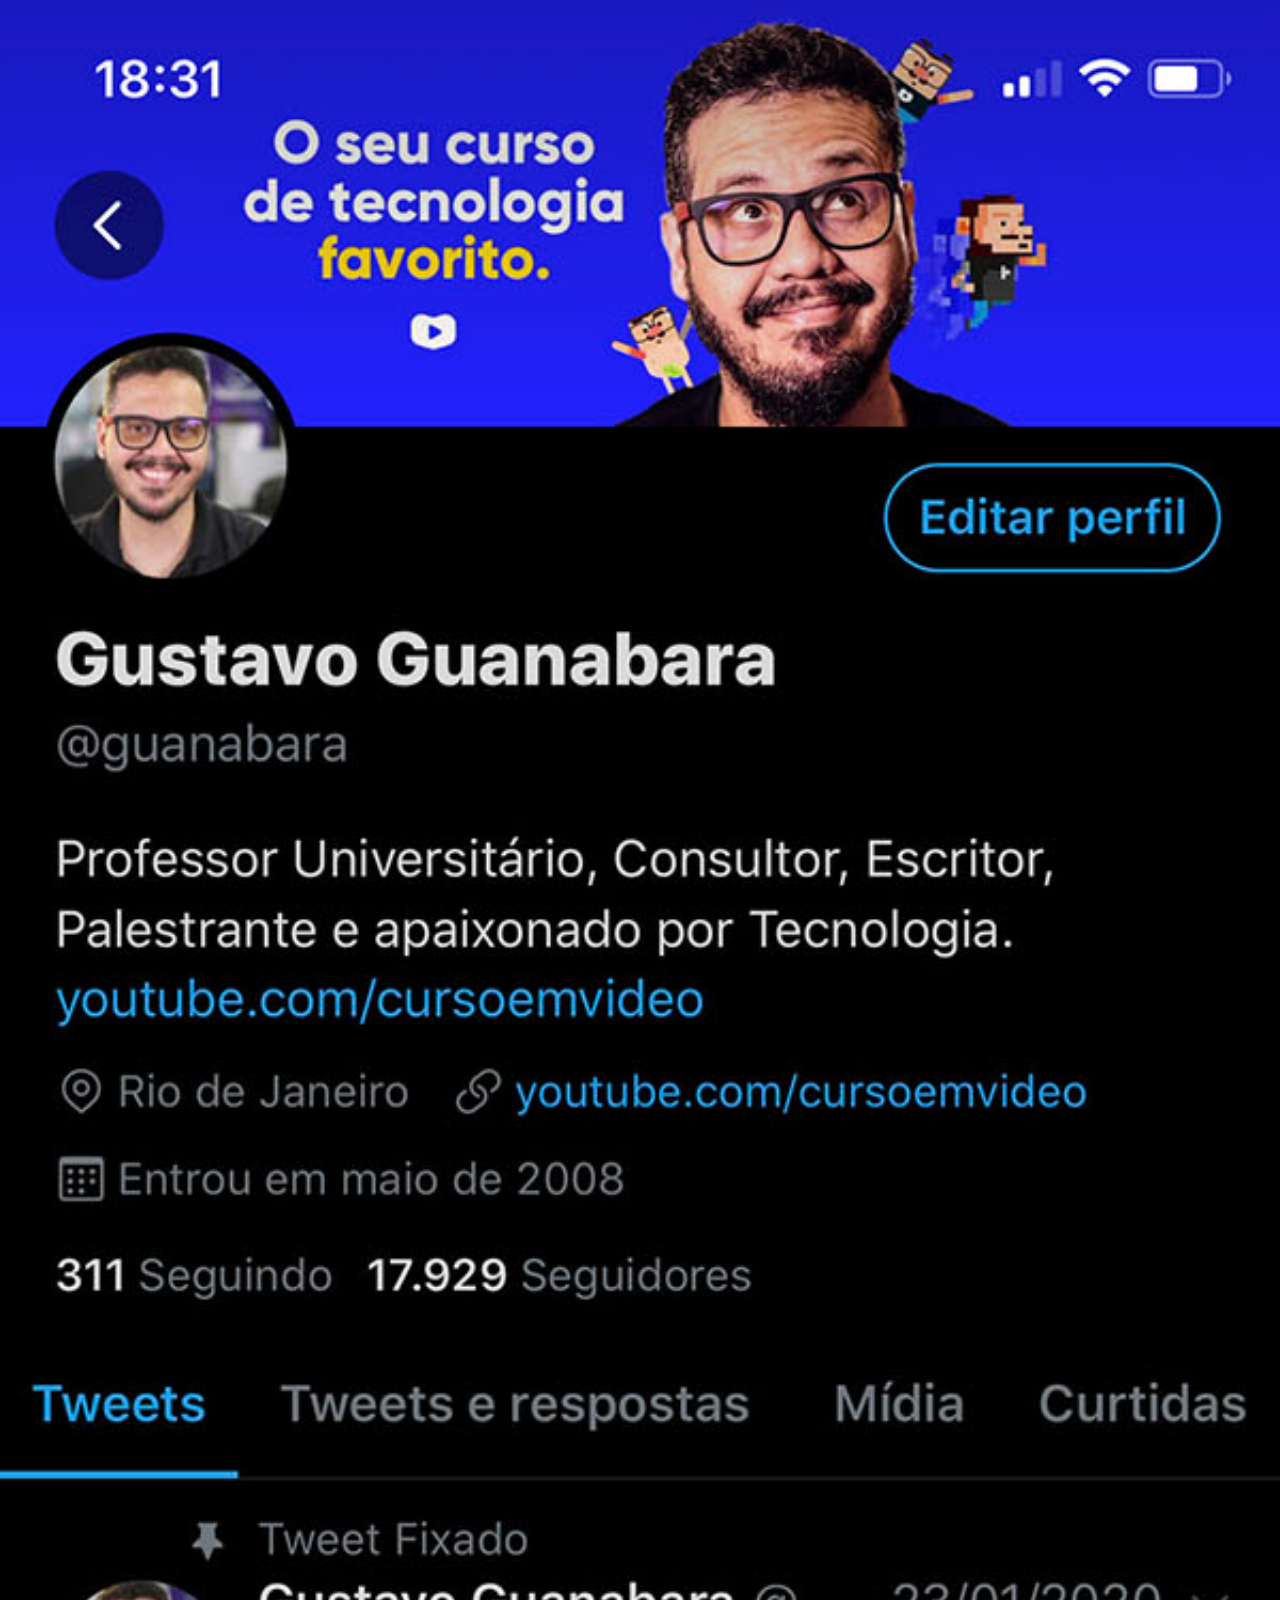
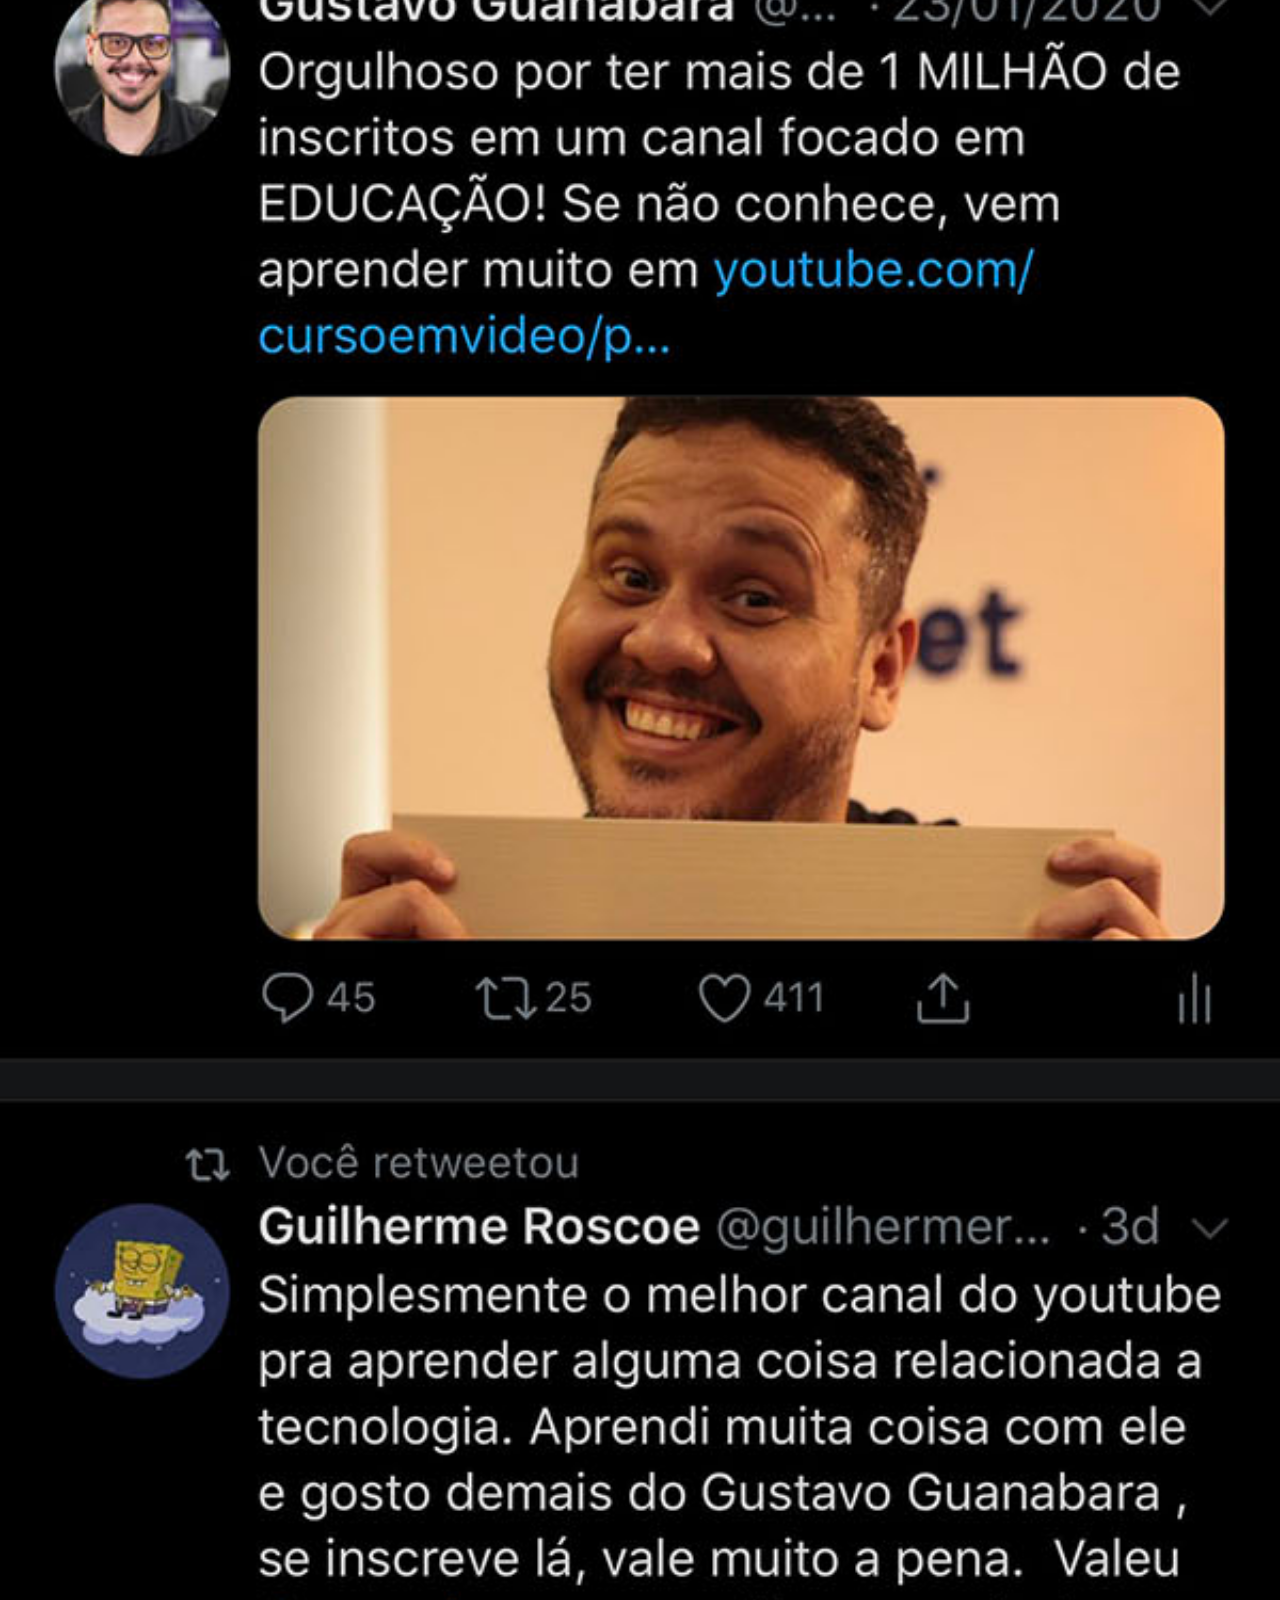
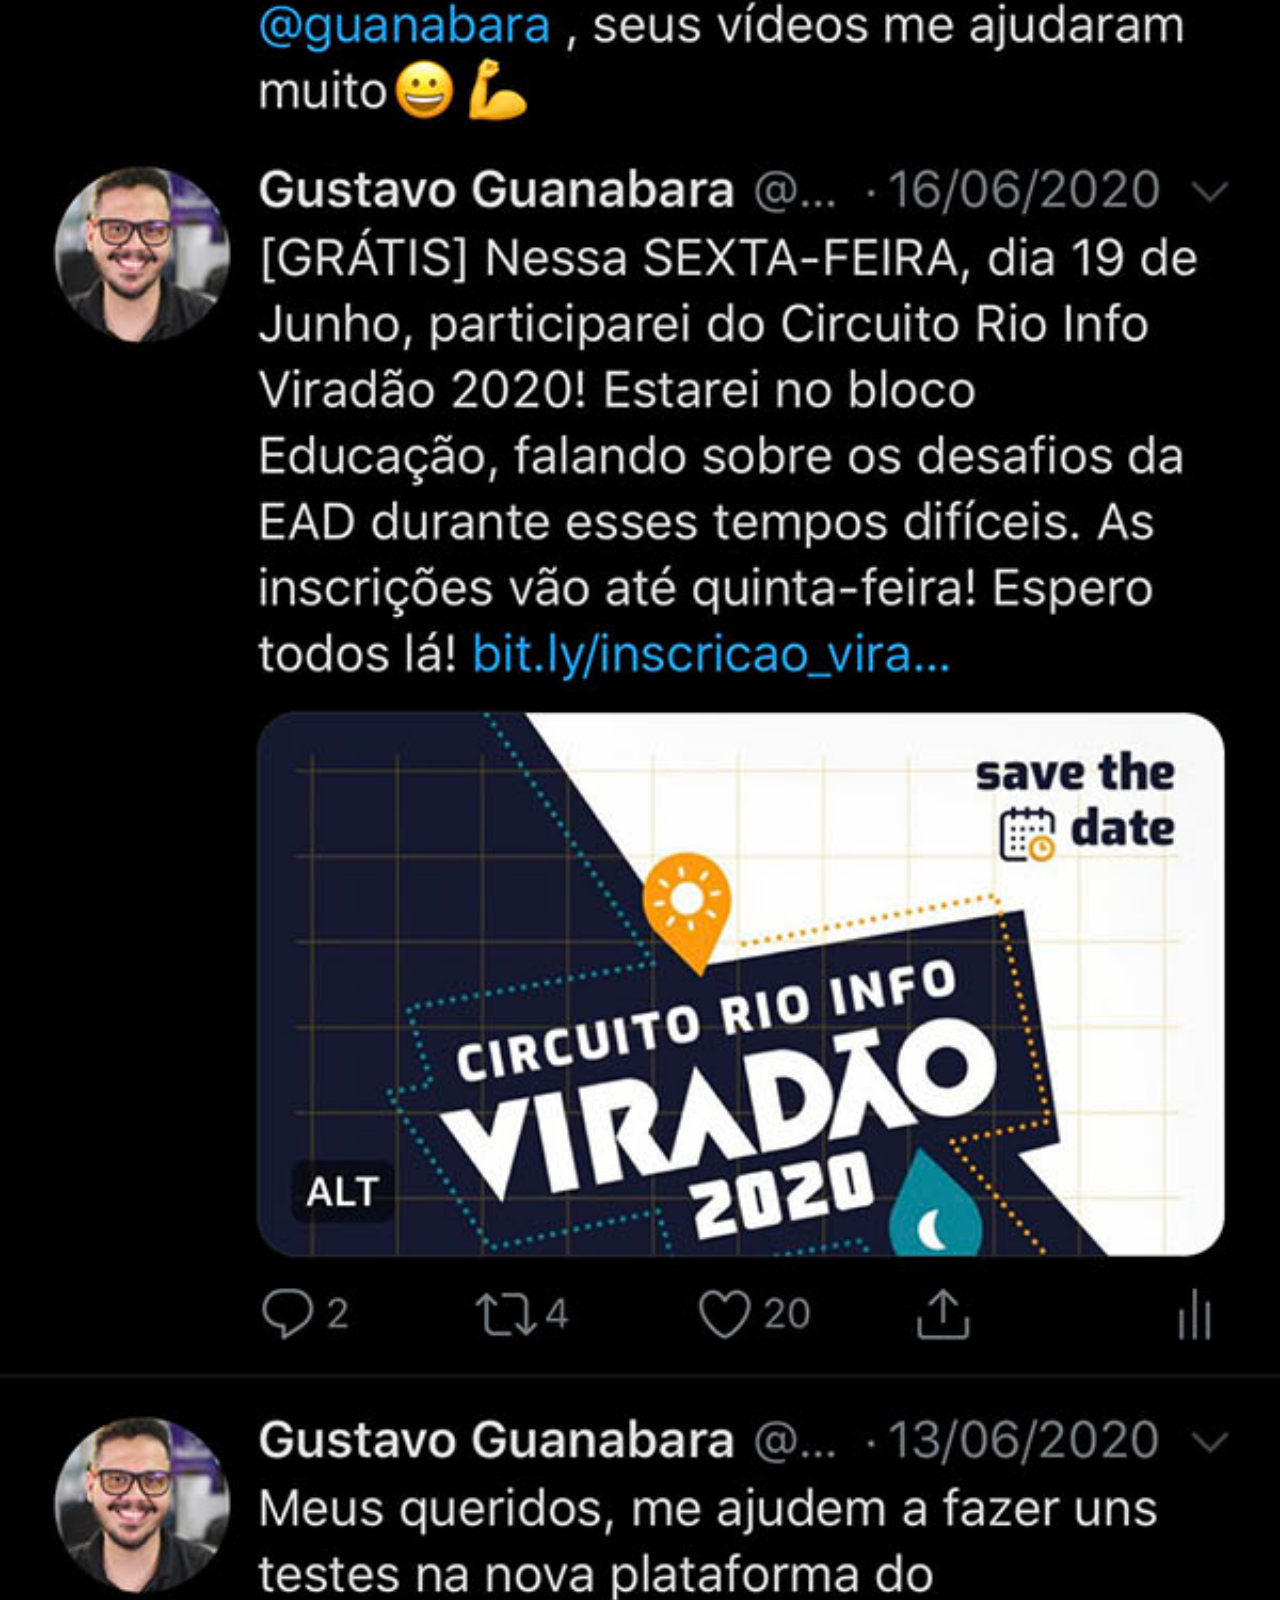
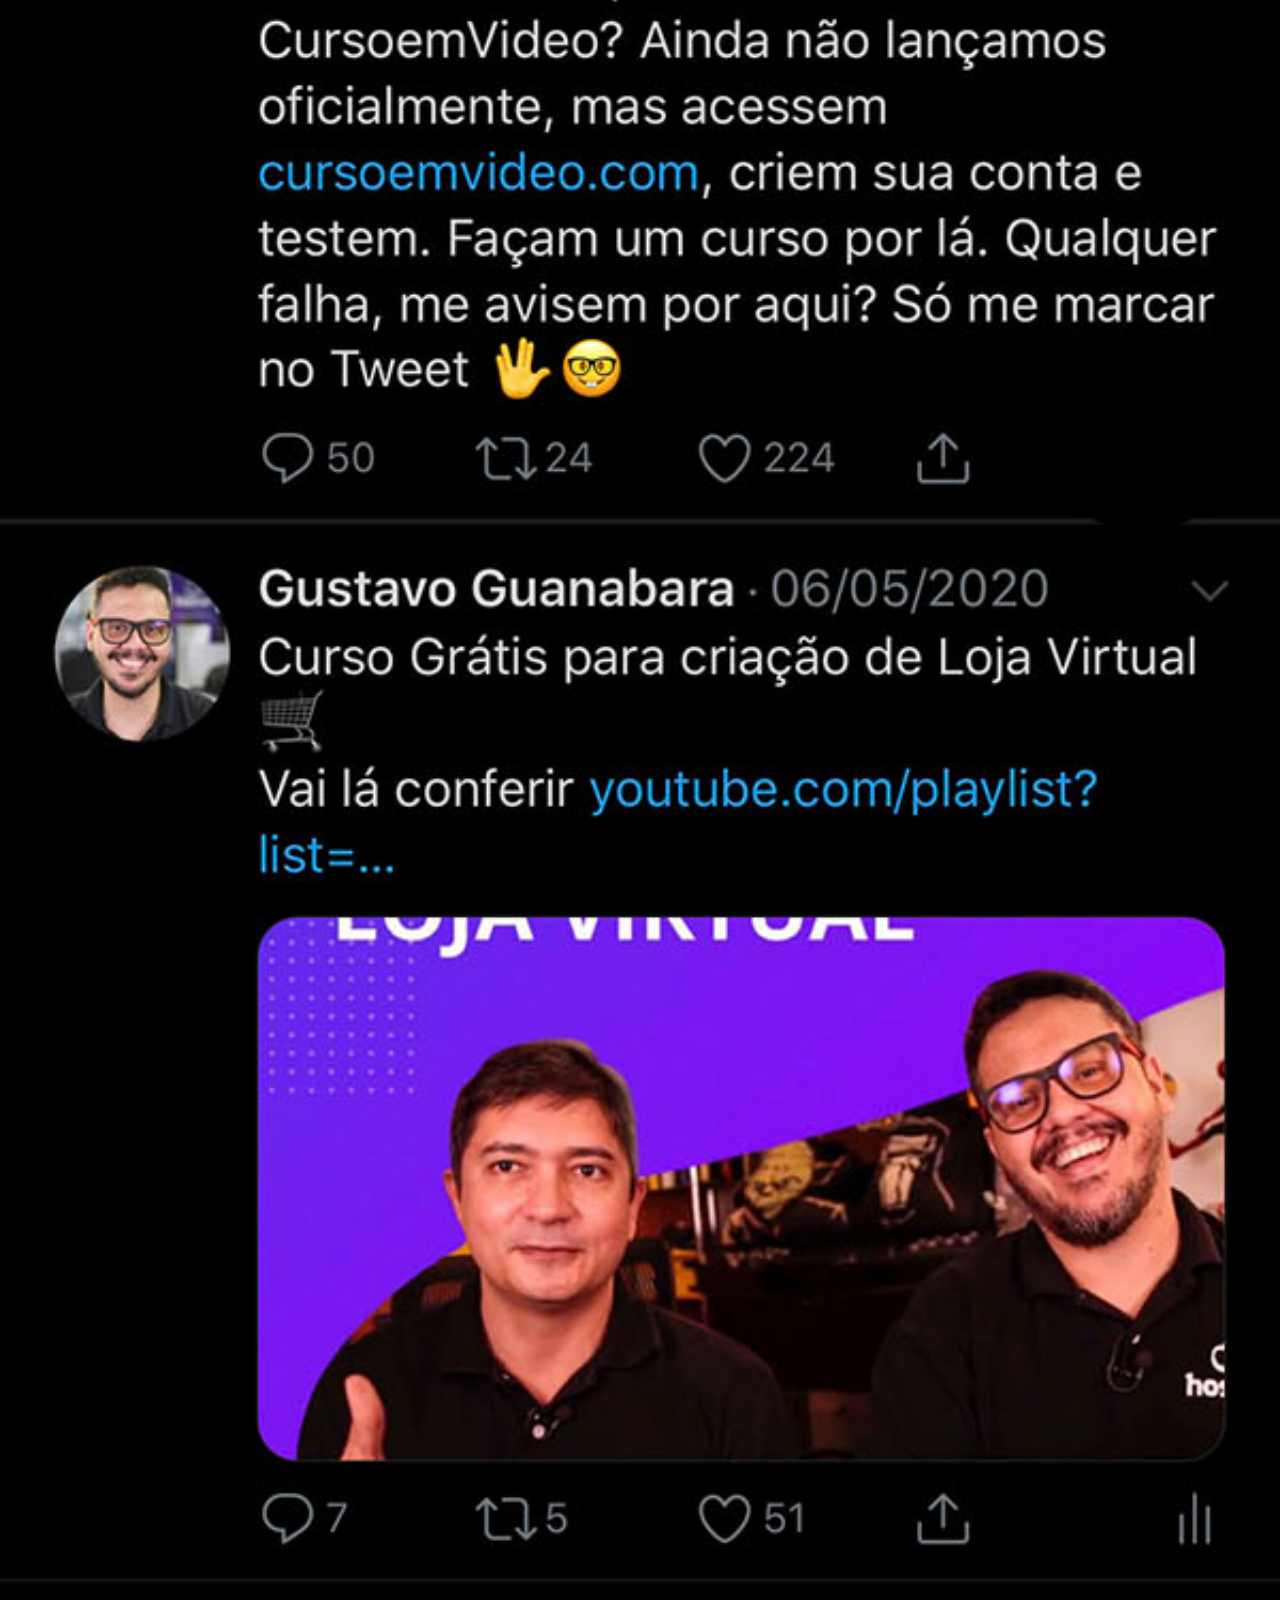
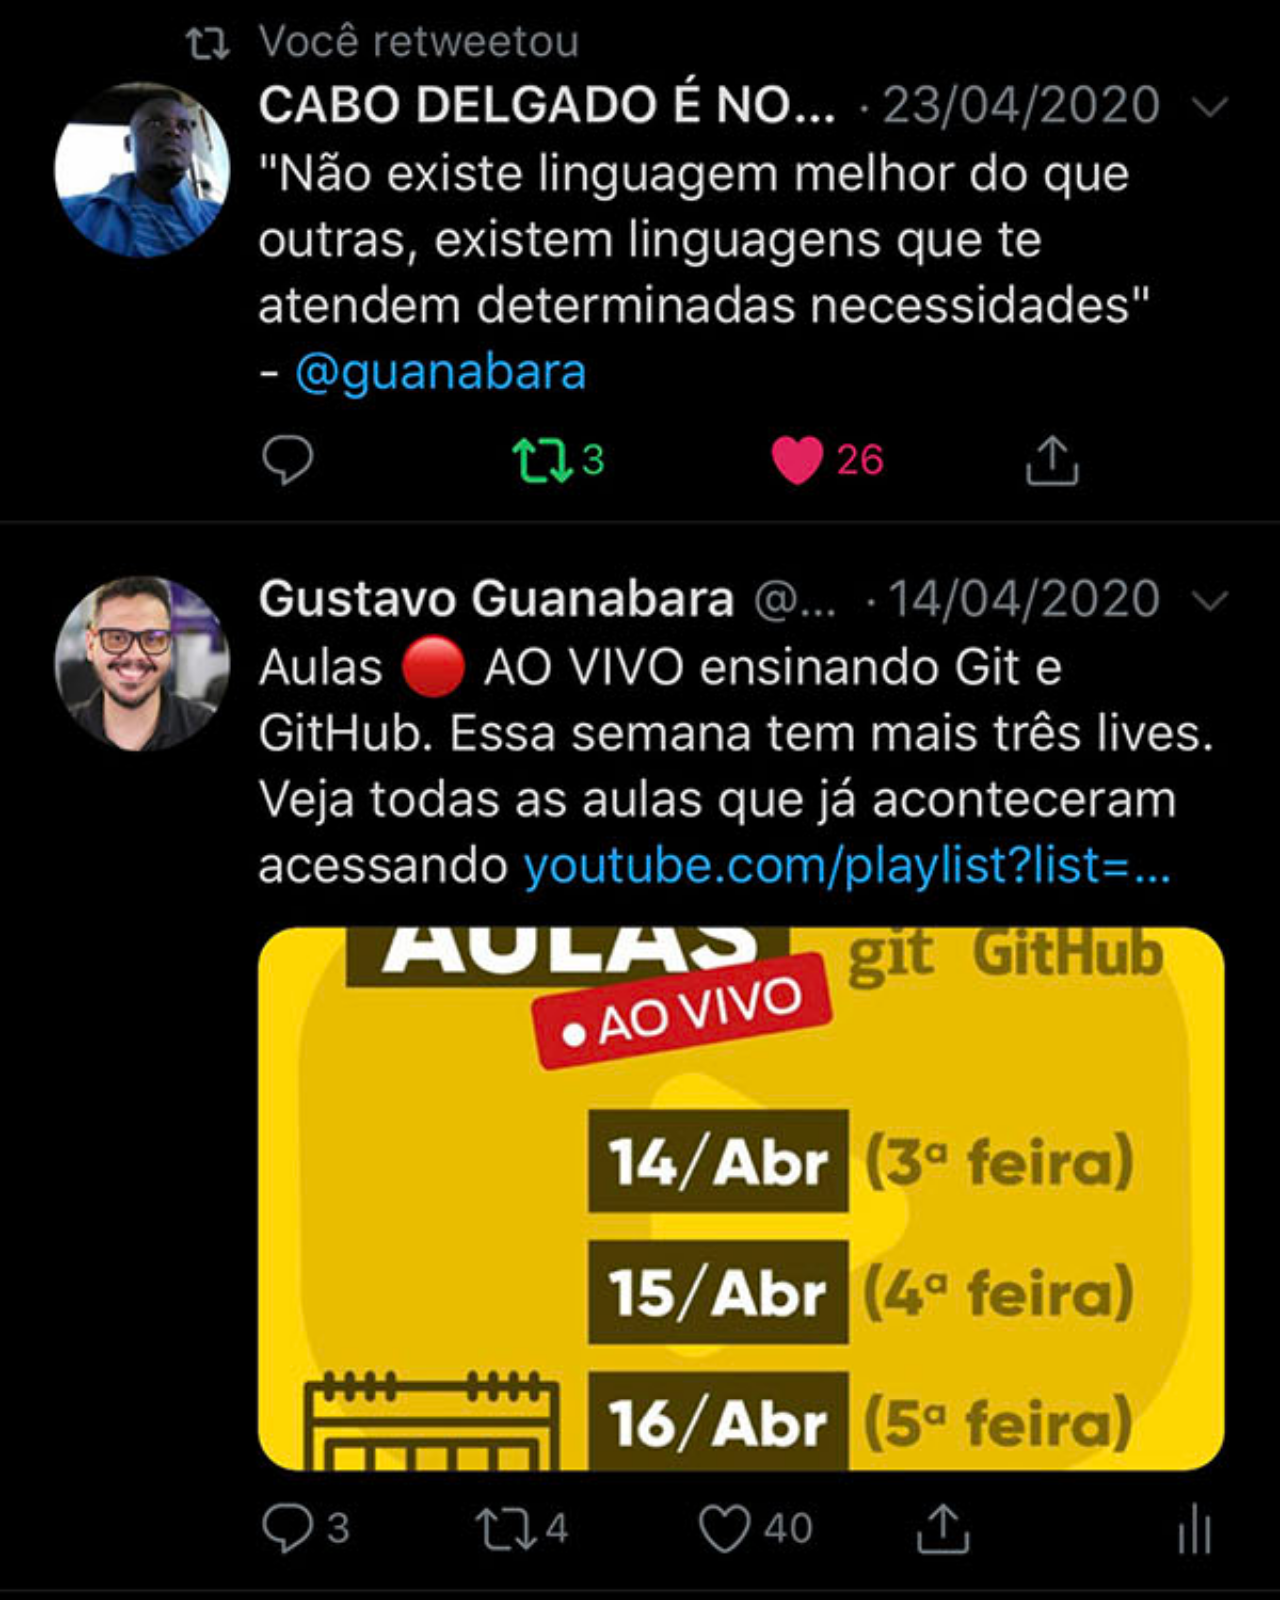
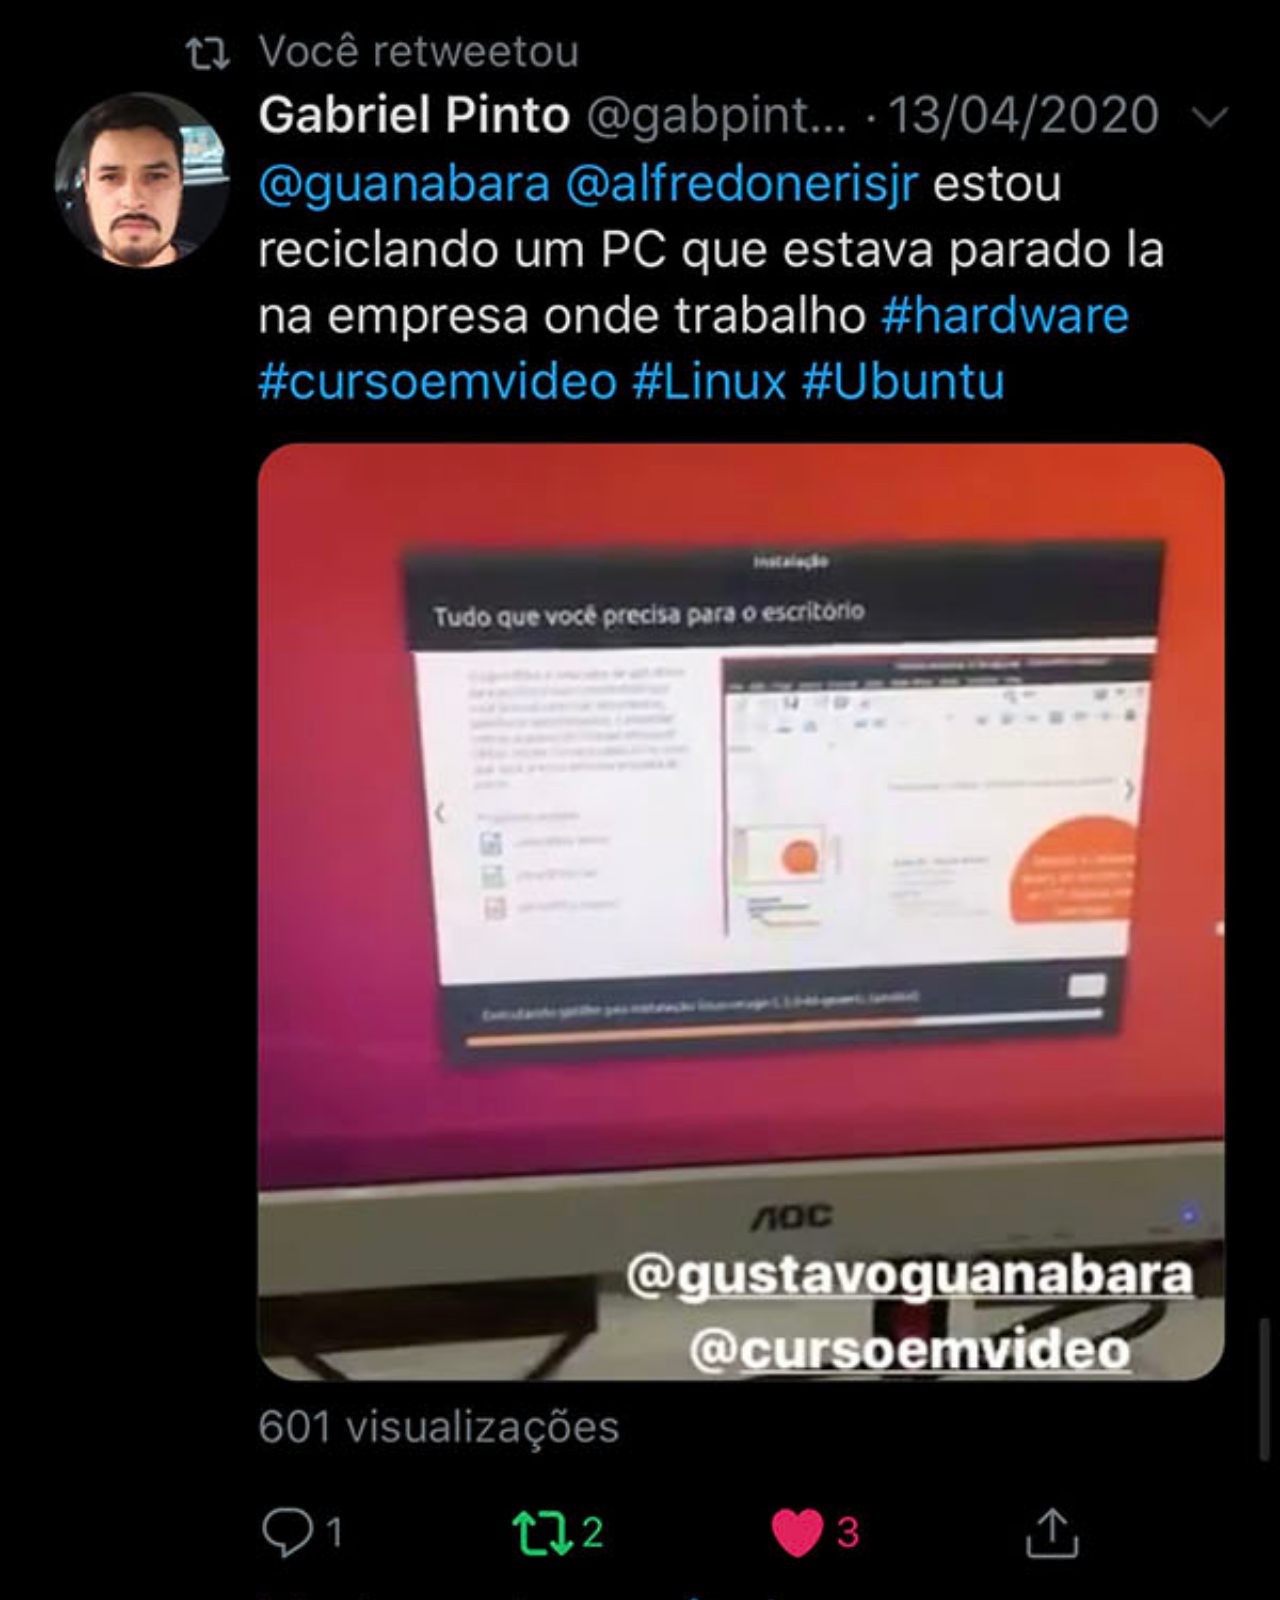
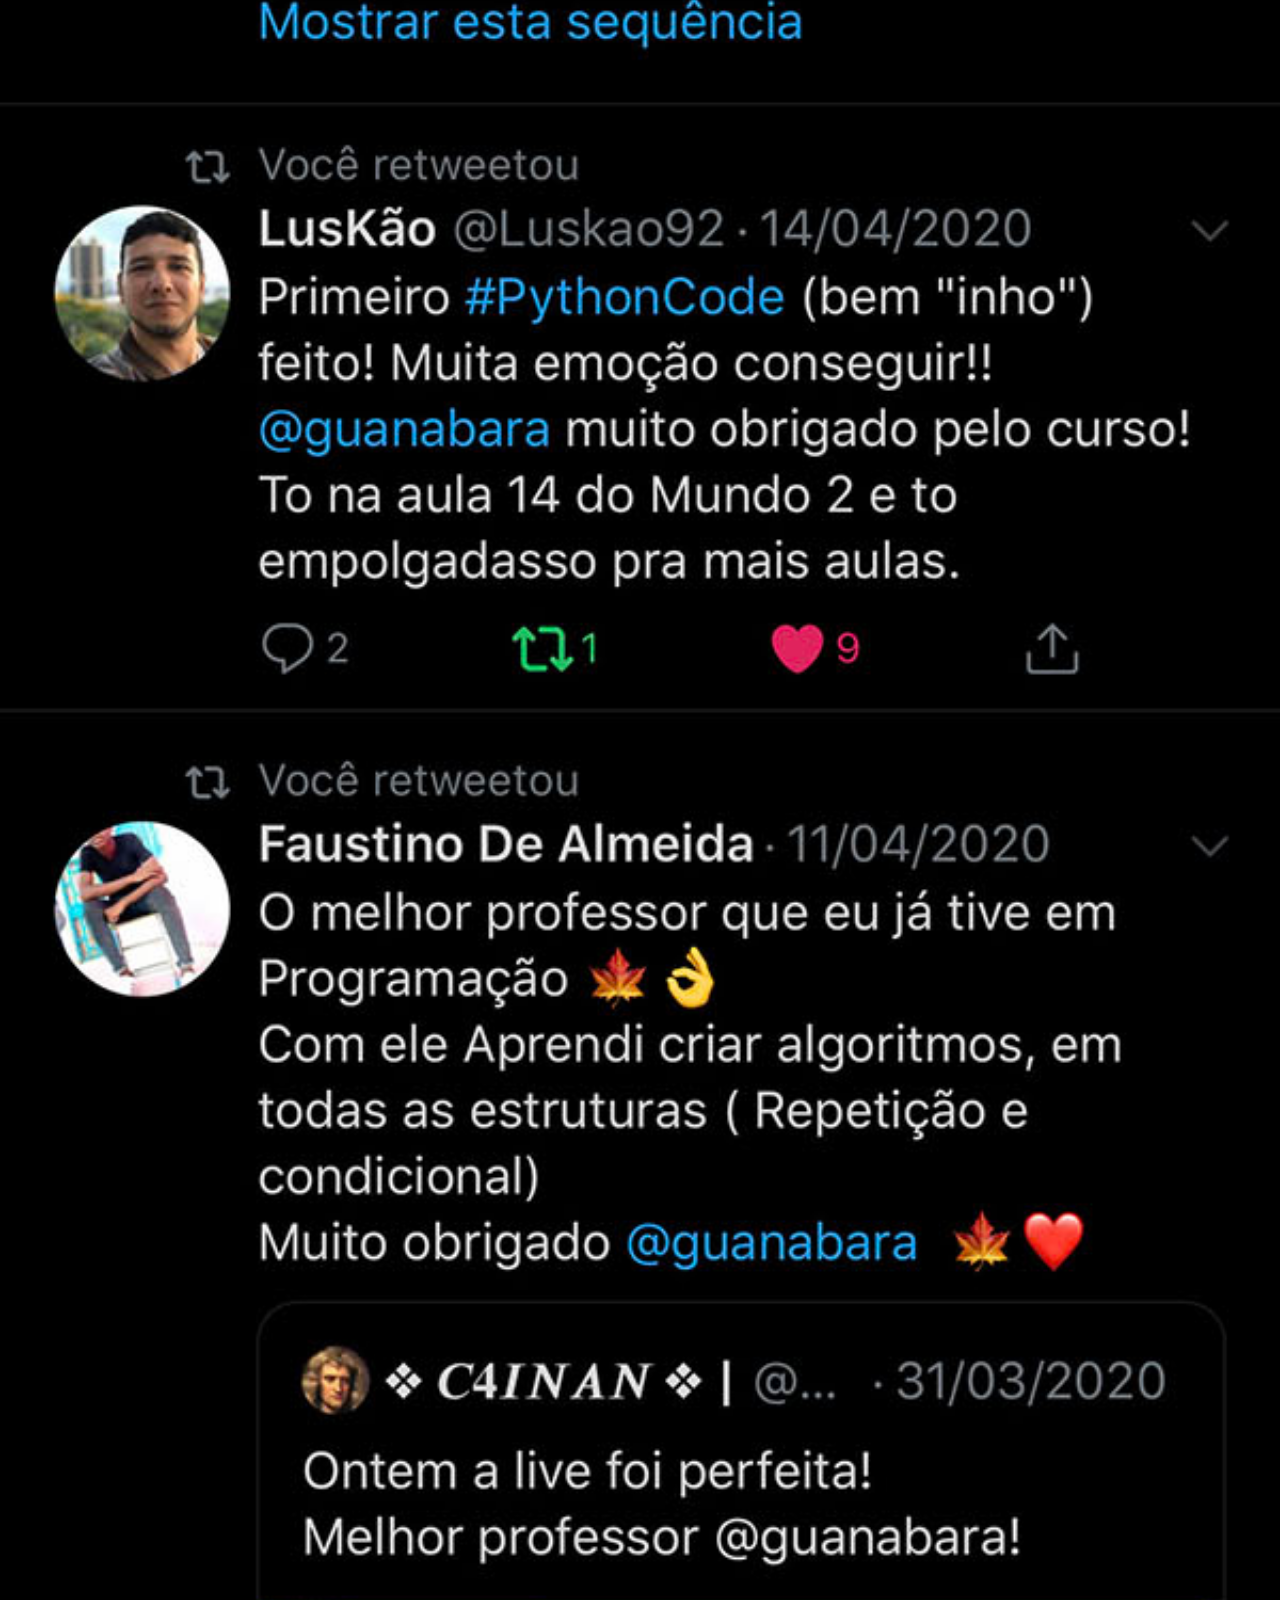
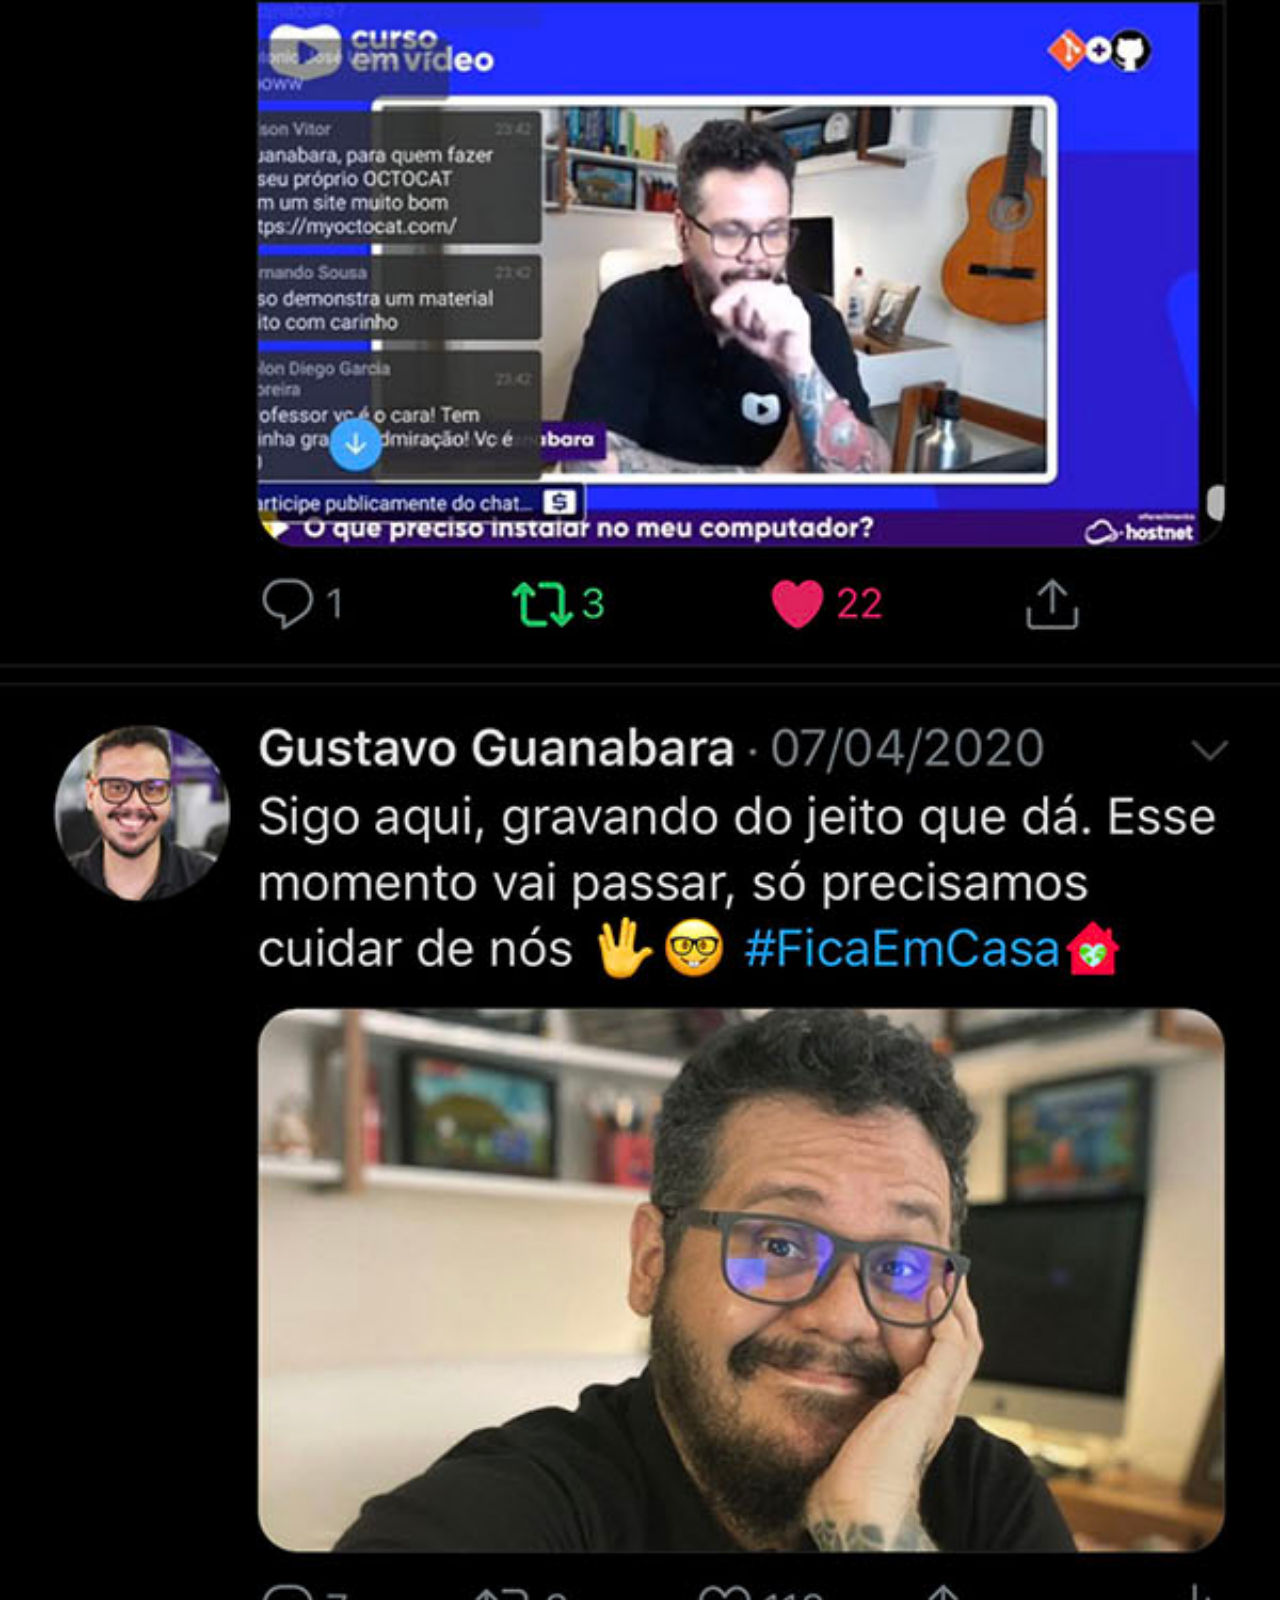
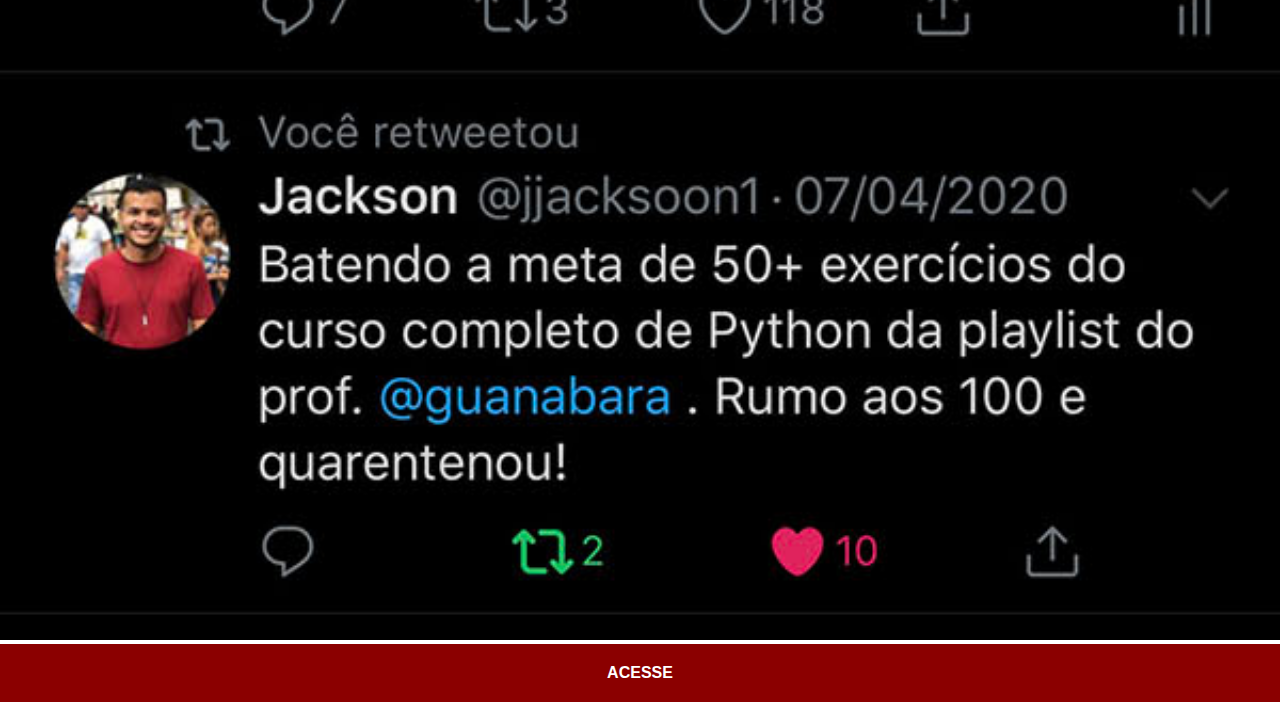
<file: twitter.html>
<!DOCTYPE html>
<html lang="pt-br">
<head>
    <meta charset="UTF-8">
    <meta http-equiv="X-UA-Compatible" content="IE=edge">
    <meta name="viewport" content="width=device-width, initial-scale=1.0">
    <title>Twitter</title>
    <link rel="stylesheet" href="estilos/social.css">
</head>
<body>
    <img src="imagens/tela-twitter.jpg" alt="Twitter">
    <a href="https://twitter.com/guanabara" target="_blank">ACESSE</a>
    
</body>
</html>
</file>
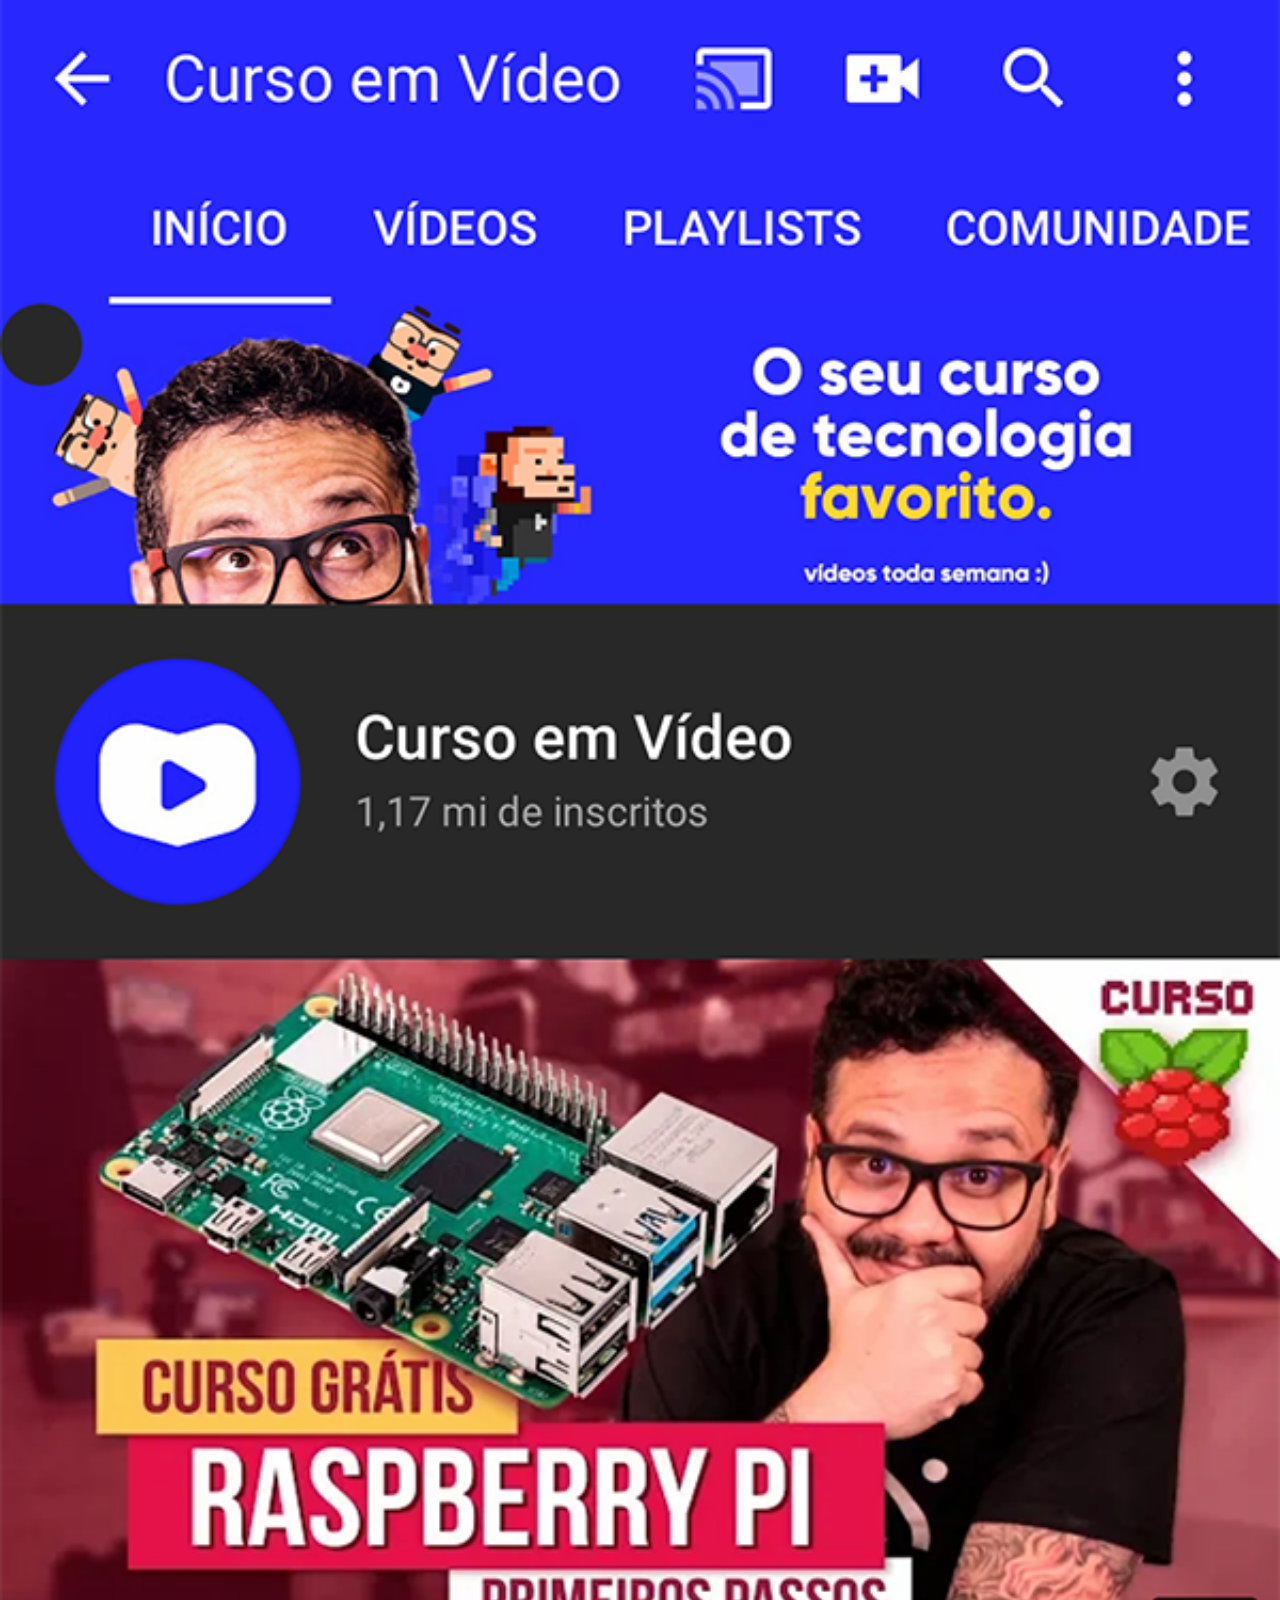
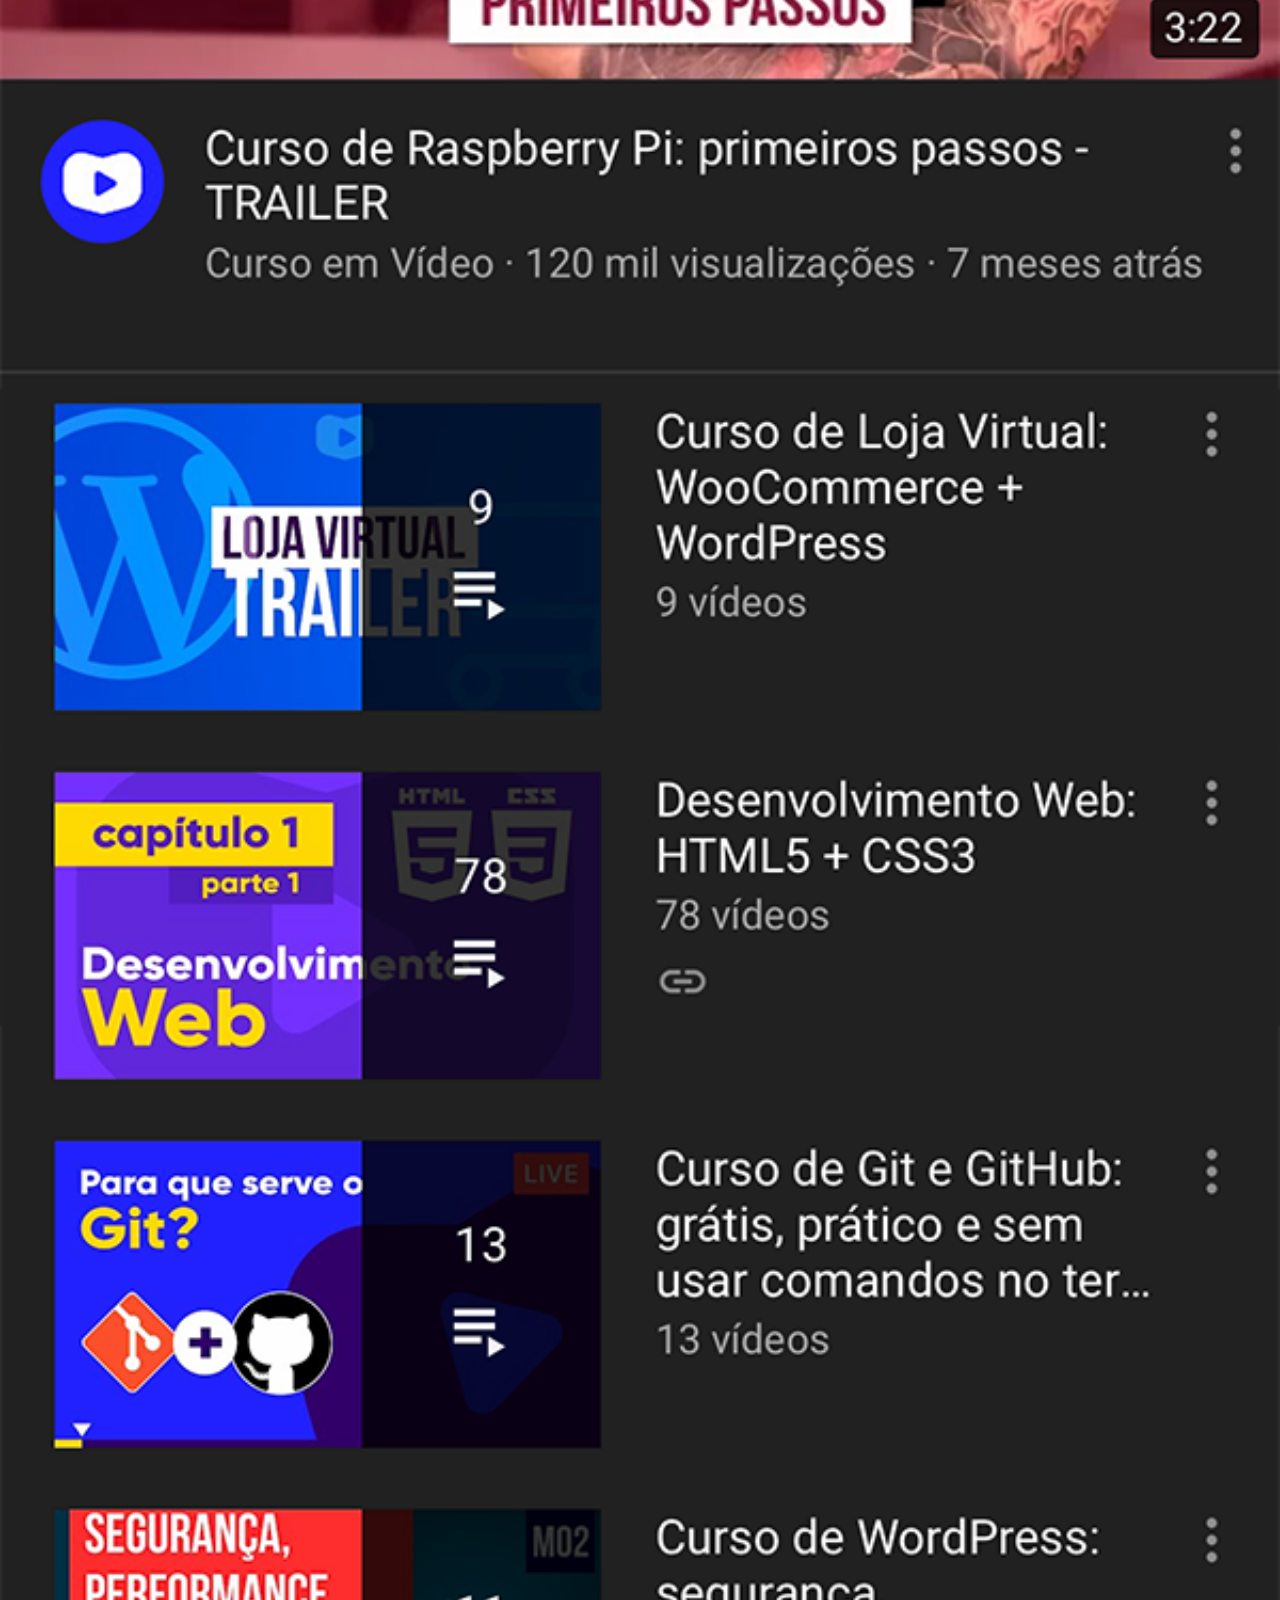
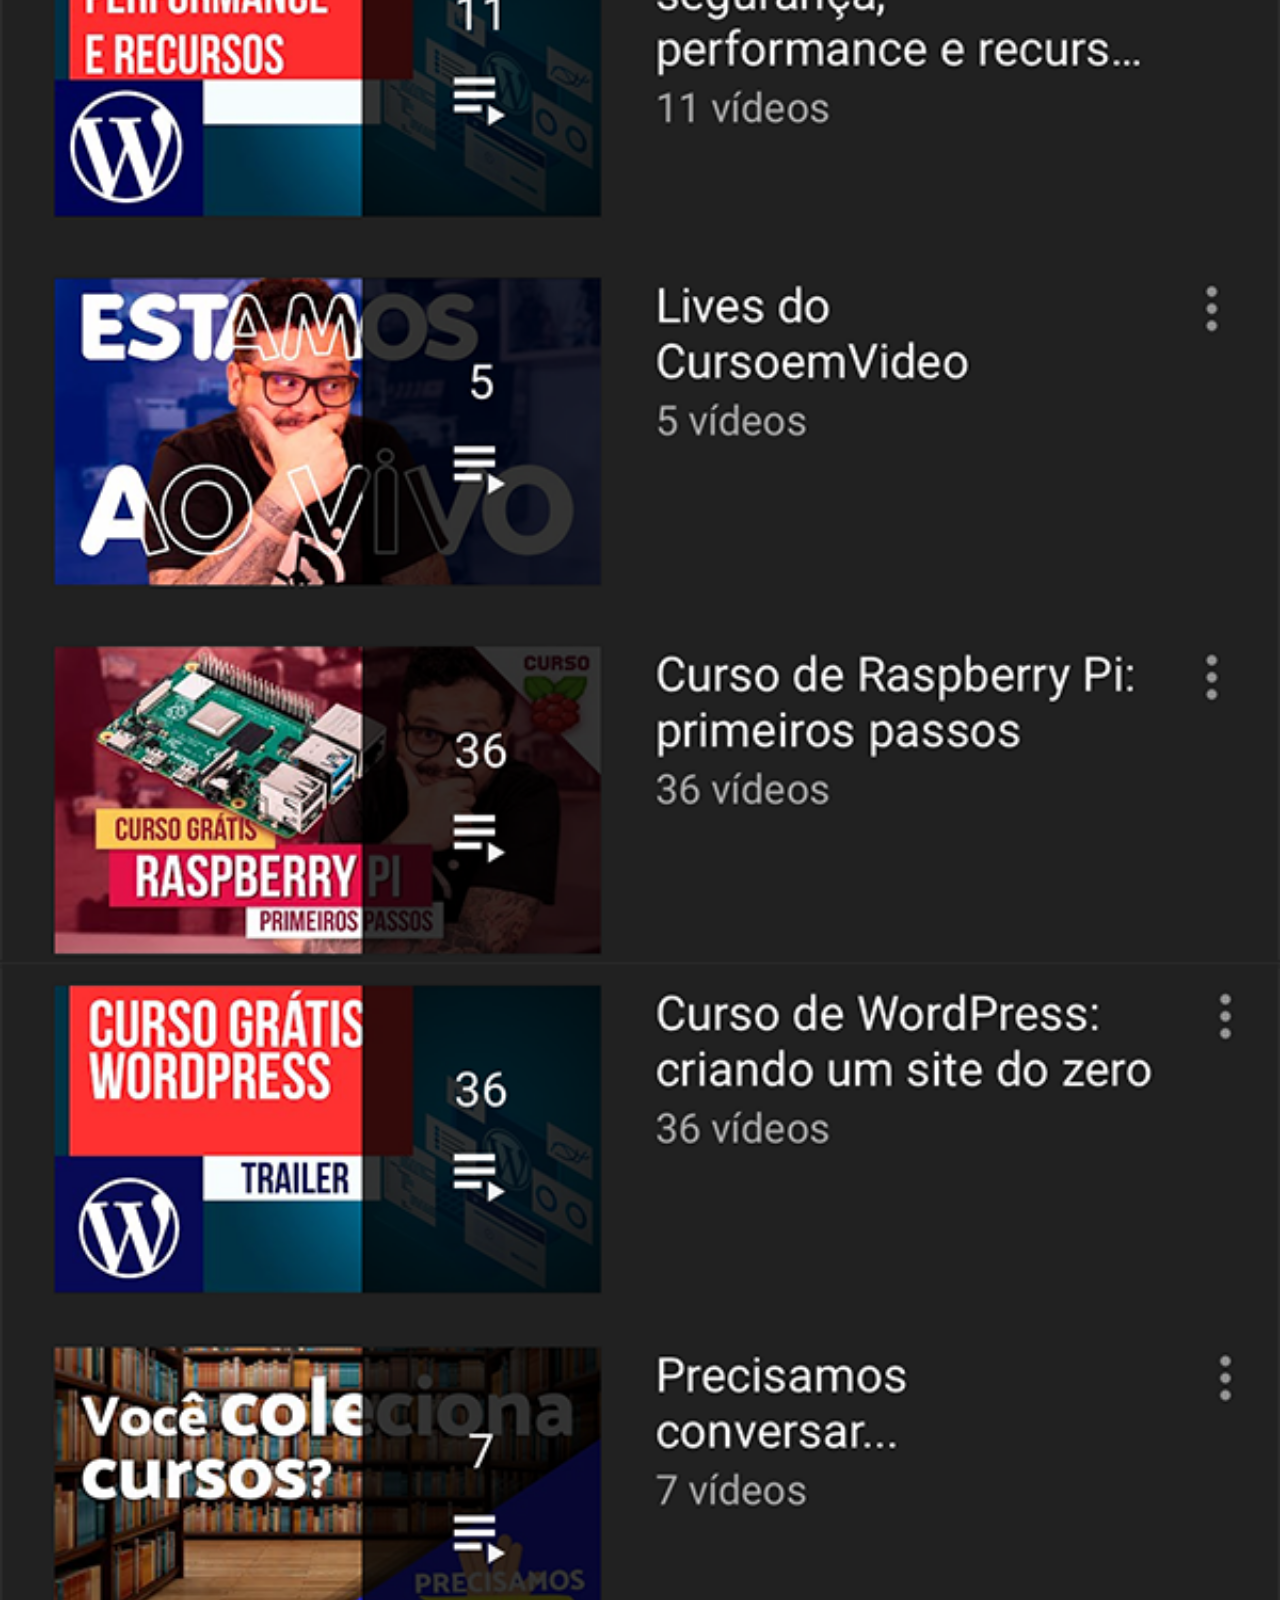
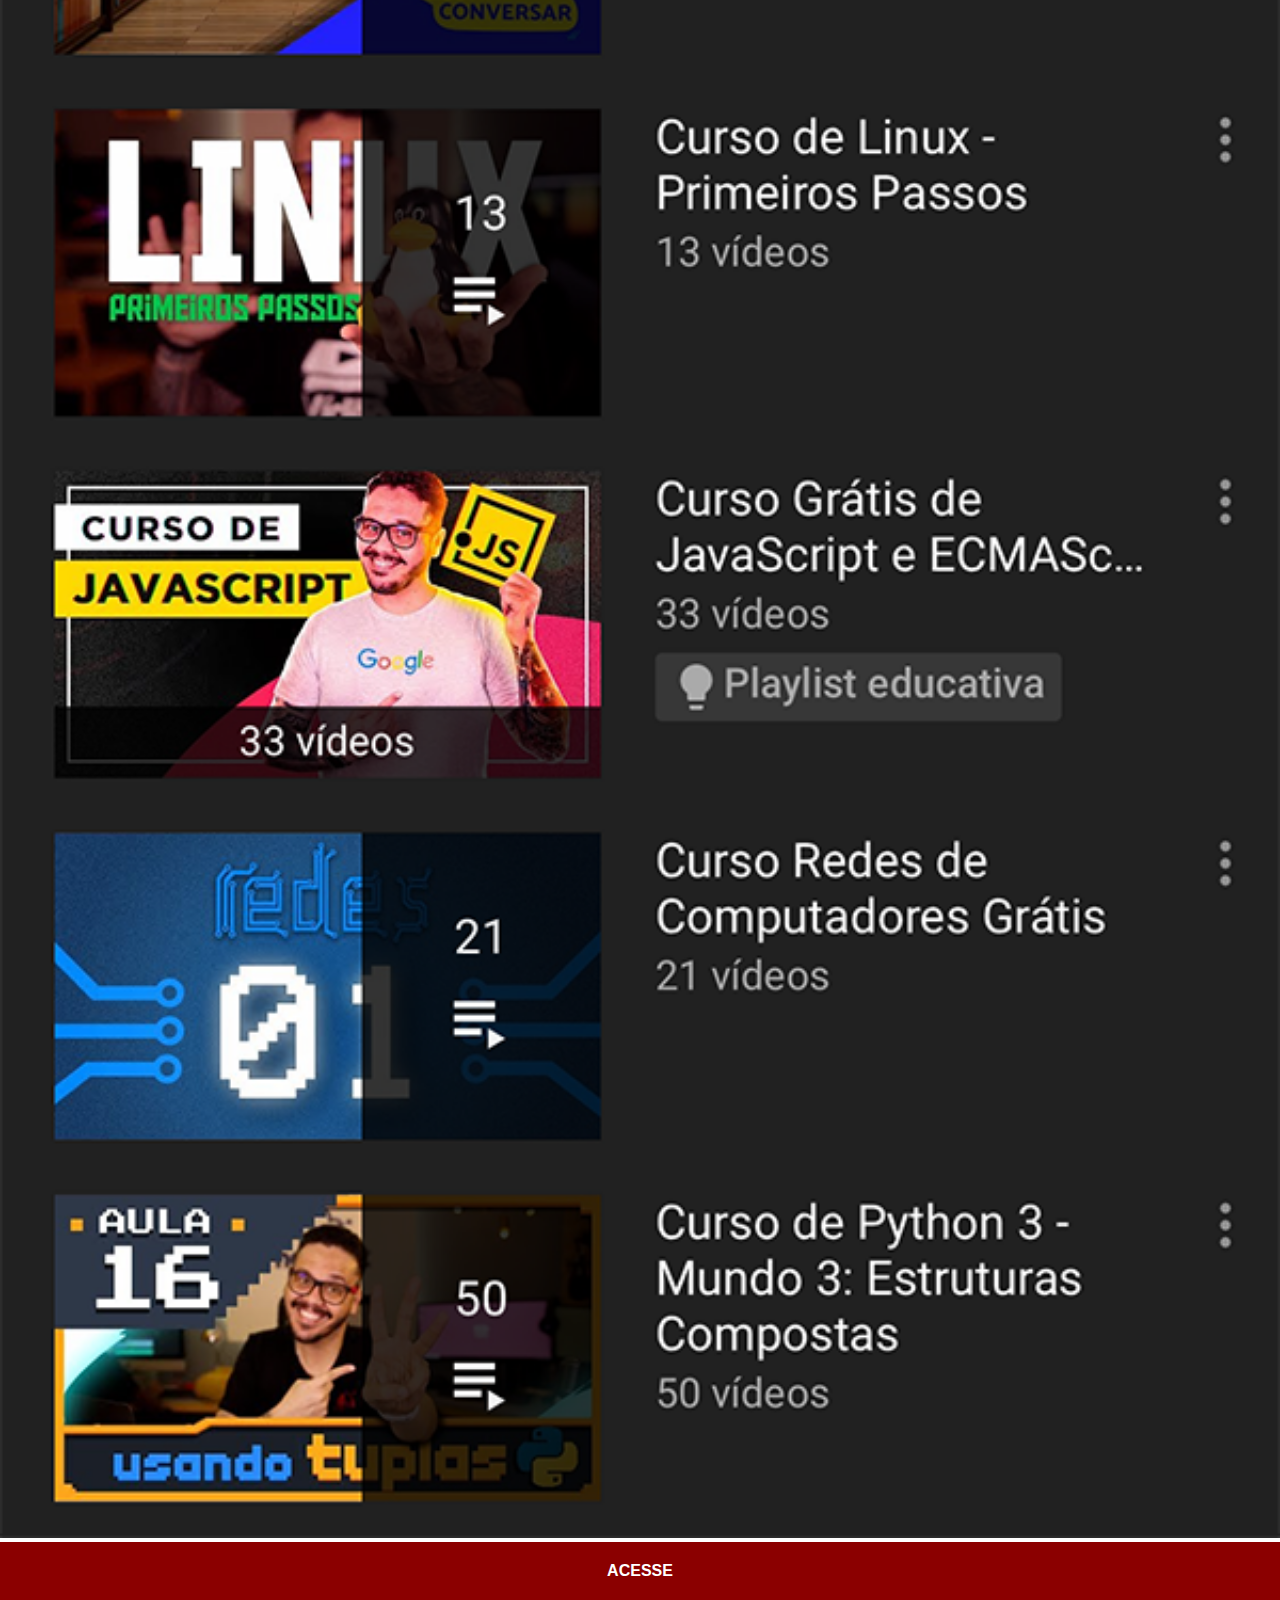
<file: youtube.html>
<!DOCTYPE html>
<html lang="pt-br">
<head>
    <meta charset="UTF-8">
    <meta http-equiv="X-UA-Compatible" content="IE=edge">
    <meta name="viewport" content="width=device-width, initial-scale=1.0">
    <title>Youtube</title>
    <link rel="stylesheet" href="estilos/social.css">
</head>
<body>
    <img src="imagens/tela-youtube.png" alt="Youtube">
    <a href="https://www.youtube.com/c/CursoemV%C3%ADdeo/playlists" target="_blank">ACESSE</a>
    
</body>
</html>
</file>
<file: estilos/style.css>
@charset "UTF-8";

*{
    margin: 0;
    padding: 0;
    font-family: Arial, Helvetica, sans-serif;
}

html, body{
    width: 100vw;
    height: 100vh;
    background-color: black;
}

body{
    background: url("../imagens/fundo-madeira.jpg") no-repeat top center;
    background-size: cover;
    background-attachment: fixed;

}

main{
    position: relative;
    height: 100vh;
}

section#telefone{
    position: absolute;
    top: 50%;
    left: 50%;
    transform: translate(-50%, -50%);
    width: 311px;
    height: 627px;
    background: url("../imagens/frame-iphone.png") no-repeat;
}

iframe#tela{
    position: relative;
    top: 80px;
    left: 22px;
    width: 267px;
    height: 471px;
}

section#redes-sociais{
    text-align: right;
}

section#redes-sociais img{
    width: 50px;
    margin: 10px;
    border-radius: 50%;
    box-shadow: 2px 2px 5px rgba(0, 0, 0, 0.400);
    box-sizing: border-box;
}

section#redes-sociais img:hover{
    border: 2px solid rgba(255, 255, 255, 0.623);
    transform: translate(-3px, -3px);
    box-shadow: 5px 5px 10px rgba(0, 0, 0, 0.623);
    transition: transform .3s, border 1s;
}
</file>
<file: estilos/social.css>
@charset "UTF-8";

*{
    margin: 0px;
    padding: 0px;
    font-family: Arial, Helvetica, sans-serif;
}

::-webkit-scrollbar{
    width: 0;
    height: 0;
}

img{
    width: 100vw;
}

a{
    display: block;
    background-color: darkred;
    color: white;
    padding: 20px;
    text-align: center;
    font-weight: bolder;
    text-decoration: none;
}

a:hover{
    background-color: red;
}
</file>
